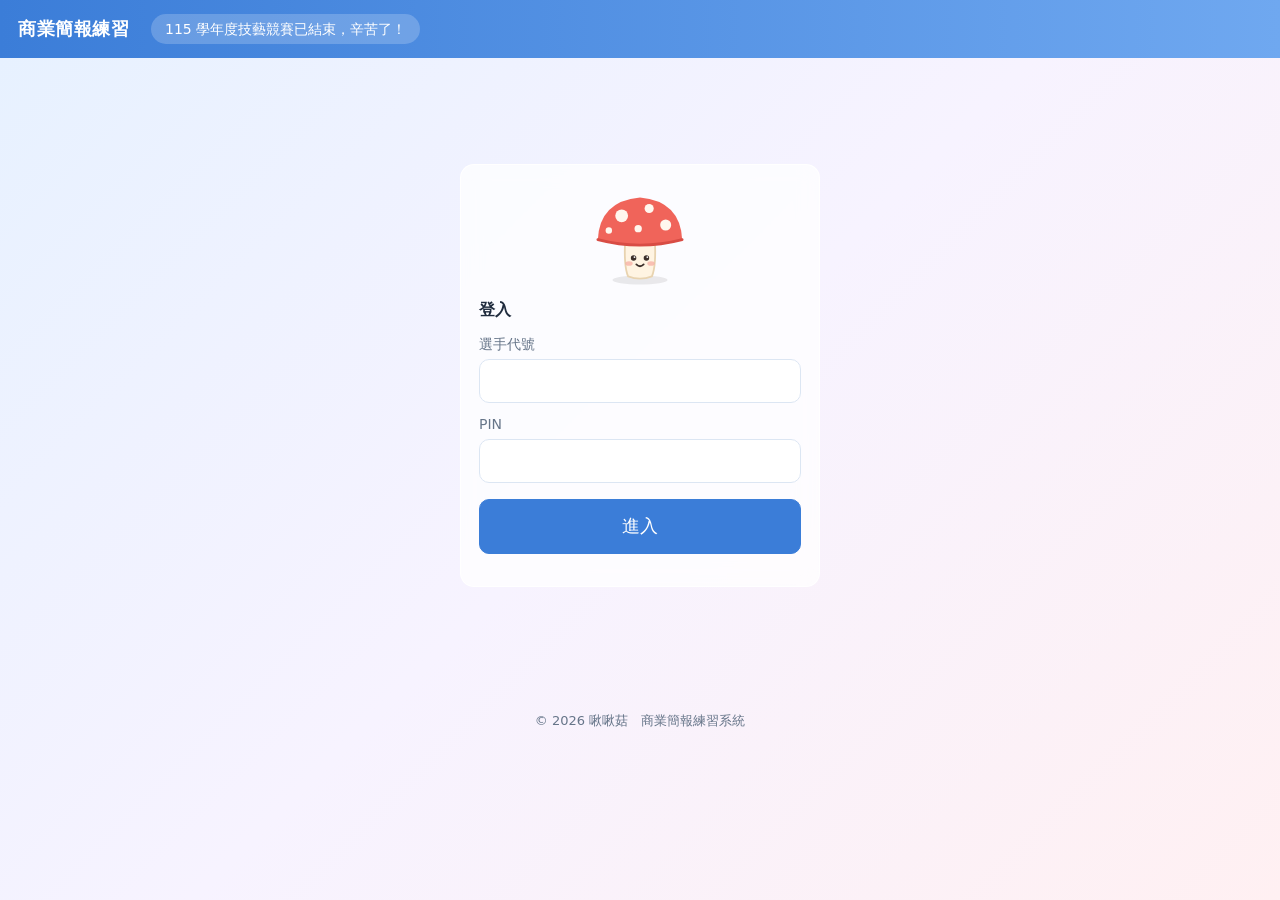
<file: index.html>
<!DOCTYPE html>
<html lang="zh-Hant">
<head>
<meta charset="utf-8">
<meta name="viewport" content="width=device-width, initial-scale=1">
<title>商業簡報練習</title>
<link rel="stylesheet" href="style.css?v=20261105d">
</head>
<body>
<header>
  <h1>商業簡報練習</h1>
  <div class="row">
    <button id="navHome" class="hidden">今日任務</button>
    <button id="navProg" class="hidden">我的進度</button>
    <button id="navOut" class="hidden">登出</button>
  </div>
</header>
<main id="app"></main>

<script>
/* 有程式錯誤時顯示提示，不會整頁卡住沒反應 */
function showErr(e) {
  if (document.getElementById("errBox")) return;
  const d = document.createElement("div"); d.id = "errBox";
  d.style.cssText = "position:fixed;left:50%;top:16px;transform:translateX(-50%);z-index:9999;max-width:560px;background:#fff;border:2px solid #E53935;border-radius:12px;padding:14px 18px;box-shadow:0 6px 24px rgba(0,0,0,.18);font-size:15px;line-height:1.6";
  d.innerHTML = "<b style='color:#E53935'>系統載入發生錯誤</b><br>通常是瀏覽器還留著舊版檔案。請按 <b>Ctrl＋F5</b>（Mac：Cmd＋Shift＋R）強制重新整理；還是不行就請老師確認 GitHub 上的檔案都已更新。<br><small style='color:#888'>錯誤訊息：" + String(e.message || "").replace(/</g, "&lt;") + "</small><br><button style='margin-top:8px;padding:6px 14px;border-radius:8px;border:0;background:#3B7DD8;color:#fff;cursor:pointer' onclick='location.replace(location.pathname+\"?r=\"+Date.now())'>重新載入</button>";
  (document.body || document.documentElement).appendChild(d);
}
window.addEventListener("error", e => showErr(e));
window.addEventListener("unhandledrejection", e => showErr({ message: (e.reason && e.reason.message) || String(e.reason) }));
</script>
<script src="bank.js?v=20261105d"></script>
<script src="common.js?v=20261105d"></script>
<script>
let ME = store("bp_me");           // {code, pin}
let RUN = store("bp_run");         // 進行中的練習（重新整理也不會中斷計時）
let tickH = null;

const app = $("#app");
$("#navHome").onclick = () => showHome();
$("#navProg").onclick = () => showProgress();
$("#navOut").onclick = () => { CLOUD_KEYS.concat(["bp_me", "bp_home", "bp_progress", "bp_prog", "bp_insp", "bp_insp_note"]).forEach(unstore); ME = null; showLogin(); };

function nav(on) { ["#navHome", "#navProg", "#navOut"].forEach(s => $(s).classList.toggle("hidden", !on)); }

/* ---------------- 登入 ---------------- */
function showLogin() {
  nav(false);
  app.innerHTML = `<div class="card login"><svg class="login-hero" viewBox="0 0 120 120" aria-hidden="true">
      <ellipse cx="60" cy="108" rx="30" ry="5" fill="rgba(0,0,0,.08)"/>
      <path d="M44 62 Q42 92 47 104 Q60 109 73 104 Q78 92 76 62 Z" fill="#FFF4E2" stroke="#E8D3B0" stroke-width="2"/>
      <path d="M14 64 Q16 22 60 18 Q104 22 106 64 Q60 76 14 64 Z" fill="#F0645A"/>
      <path d="M14 64 Q60 76 106 64" fill="none" stroke="#D84C44" stroke-width="3" stroke-linecap="round"/>
      <circle cx="40" cy="38" r="7" fill="#FFF7EE"/><circle cx="70" cy="30" r="5" fill="#FFF7EE"/><circle cx="88" cy="48" r="6" fill="#FFF7EE"/><circle cx="58" cy="52" r="4" fill="#FFF7EE"/><circle cx="26" cy="54" r="3.5" fill="#FFF7EE"/>
      <circle cx="53" cy="84" r="3" fill="#3B2F2A"/><circle cx="67" cy="84" r="3" fill="#3B2F2A"/>
      <circle cx="54" cy="83" r="1" fill="#fff"/><circle cx="68" cy="83" r="1" fill="#fff"/>
      <path d="M56 91 Q60 95 64 91" fill="none" stroke="#3B2F2A" stroke-width="2" stroke-linecap="round"/>
      <ellipse cx="48" cy="90" rx="4" ry="2.5" fill="#F7A9A0" opacity=".7"/><ellipse cx="72" cy="90" rx="4" ry="2.5" fill="#F7A9A0" opacity=".7"/>
    </svg>
    <h2>登入</h2>
    <label>選手代號</label><input id="code" autocomplete="username">
    <label>PIN</label><input id="pin" type="password" inputmode="numeric" autocomplete="current-password">
    <p><button class="primary big" id="go" style="width:100%">進入</button></p></div>`;
  $("#go").onclick = async () => {
    const code = $("#code").value.trim(), pin = $("#pin").value.trim();
    if (!code || !pin) return toast("請輸入代號和 PIN", true);
    $("#go").disabled = true; $("#go").textContent = "登入中…（第一次可能要等幾秒）";
    const r = await api("login", { code, pin });
    $("#go").disabled = false; $("#go").textContent = "進入";
    if (!r.ok) return toast(r.msg, true);
    ME = { code, pin }; store("bp_me", ME); applyCloud(r.data); store("bp_home", r);
    showHome(r);
  };
}

/* ---------------- 首頁：今日任務 ---------------- */
/* 首頁：先顯示上次的畫面，背景向後台拿最新資料（一次請求）再更新 */
async function showHome(fresh) {
  stopTick(); nav(true);
  if (fresh) return renderHome(fresh);
  const cached = store("bp_home");
  if (cached && cached.ok) renderHome(cached, true);
  else app.innerHTML = `<div class="card"><p class="muted">載入中…（第一次可能要等幾秒）</p></div>`;
  const r = await api("home", ME);
  if (!r.ok) { if (r.msg === "請重新登入") return showLogin(); if (!cached) app.innerHTML = `<div class="card">${esc(r.msg)}</div>`; else toast(r.msg, true); return; }
  applyCloud(r.data); store("bp_home", r);
  if (!RUN || document.querySelector("#homeMark")) renderHome(r);
}
function renderHome(r, stale) {

  const codes = r.task ? r.task.codes : [];
  const doneSet = new Set(r.doneToday), flow = masterFlow(r.mlogs || [], flowLocal());
  /* 今日任務的狀態：老師按「通過」才打勾；交出還沒批改＝等老師；老師按「再修」＝要修改 */
  const todayLog = c => (r.todayLogs || []).filter(x => x.drill === c).pop();
  const taskState = c => { const l = todayLog(c);
    if (!l) return doneSet.has(c) ? "wait" : "";
    return l.status === "通過" ? "done" : l.status === "再修" ? "redo" : "wait"; };
  const taskHtml = codes.length ? `<div class="tasks">${codes.map(c => {
      const d = drillOf(c), ts = taskState(c), done = ts === "done";
      return `<div class="task ${done ? "done" : ""}"><div class="row" style="flex-wrap:nowrap">
        <span class="check" ${ts === "wait" ? `style="background:#FFE7A8;border-color:#E0A800"` : ts === "redo" ? `style="background:#E53935;border-color:#E53935;color:#fff"` : ""}>${done ? "✓" : ts === "wait" ? "⏳" : ts === "redo" ? "↻" : ""}</span>
        <div><div class="t">${esc(d.name)}</div><div class="s">${ts === "wait" ? "已交出，等老師批改" : ts === "redo" ? `老師請你修改${(todayLog(c) || {}).comment ? "：" + esc(todayLog(c).comment) : "，修好再交一次"}` : ts === "done" ? "老師已通過" : tgtText(d)}${(d.type !== "drill" && r.task.year) ? `｜${r.task.year} 年題目` : ""}</div></div></div>
        <button class="${done || ts === "wait" ? "" : "primary"}" data-go="${c}">${done ? "再練一次" : ts === "wait" ? "再練一次" : ts === "redo" ? "修改後再交" : "開始"}</button></div>`;
    }).join("")}</div>
    ${r.task.note ? `<div class="comment"><b>老師備註：</b>${esc(r.task.note)}</div>` : ""}
    <p class="muted small">今天交出 ${codes.filter(c => taskState(c)).length} / ${codes.length} 項・老師通過 ${codes.filter(c => taskState(c) === "done").length} 項</p>`
    : `<p class="muted">老師今天還沒有指派任務，可以從下面自選練習。</p>`;

  app.innerHTML = `
    ${RUN ? `<div class="card" style="border-color:var(--main)"><b>你有一個練習還沒結束：</b>${esc(drillOf(RUN.code).name)}
      <p><button class="primary" id="resume">回到練習</button> <button id="drop">放棄這次</button></p></div>` : ""}
    <div class="card" id="flowCard"><div class="row" style="justify-content:space-between"><h2 style="margin:0">母片養成進度</h2><a class="btn" href="color.html" style="text-decoration:none">配色與母片設計 →</a></div>
      <div style="margin-top:8px">${flowBar(flow, "")}</div></div>
    <div class="homegrid" id="homeMark"><div>
    <div class="card"><h2>今日任務｜${r.today}</h2>${taskHtml}</div>
    <div class="card"><h2>老師最新評語</h2>${r.comments.length ? r.comments.map(c =>
      `<div class="comment">${statusTag(c.status)} <b>${esc(c.name)}</b> <span class="muted small">${c.date}</span><div>${esc(c.comment)}</div></div>`).join("")
      : `<p class="muted">還沒有評語</p>`}</div></div><div>
    <div class="card"><h2>建議練習順序</h2><p class="muted small">先學配色、定出自己的風格，才能從零建出自己的母片。</p>
      <ol class="route">
        <li><a href="color.html#insp">靈感吸色</a><span class="muted small">上傳喜歡的作品，直接在圖上吸色組出配色</span></li>
        <li><a href="color.html#style">母片風格卡</a><span class="muted small">形狀語言＋字型＋命名，交給老師確認</span></li>
        <li><a href="#" data-route="D00">試做第一版母片</a><span class="muted small">不限時間，做完上傳給老師確認</span></li>
        <li><a href="color.html#recipe">母片製作清單</a><span class="muted small">老師確認後，把每個物件的做法記下來</span></li>
        <li><a href="#" data-route="D01">從零重建母片</a><span class="muted small">照製作清單練到 30 分鐘內</span></li>
        <li><a href="#" data-route="M01">全真模擬</a><span class="muted small">完整考古題，每份至少 2 次</span></li>
      </ol><p class="muted small" style="margin:6px 0 0">配色沒方向時，先看 <a href="color.html#learn">色彩教學</a>、<a href="color.html#wheel">色環配色</a>。</p></div>
    <div class="card"><h2>參考資料</h2><p class="muted small">每年都會考的格式要求（日期頁碼、圖片壓縮、存檔等）、常用快捷鍵，以及得獎作品的觀察重點。需要時點開看。</p>
      <p class="row"><a class="btn" href="guide.html#format" style="text-decoration:none">每年必有的格式要求</a><a class="btn" href="guide.html#keys" style="text-decoration:none">常用快捷鍵</a><a class="btn" href="guide.html#award" style="text-decoration:none">得獎作品觀察</a></p></div>
    <div class="card"><h2>配色與母片設計</h2><p class="muted small">色彩教學、色環配色、母片風格、圖形範例。目標：做出你自己的母片風格並背起來。</p>
      <p class="row"><a class="btn primary" href="color.html" style="text-decoration:none">進入配色練習</a><a class="btn" href="color.html#style" style="text-decoration:none">我的母片風格</a></p></div>
    <div class="card"><h2>自選練習</h2><div class="pick">${DRILLS.map(d =>
      `<button data-go="${d.code}"><b>${esc(d.name)}</b><div class="muted small">${tgtText(d)}</div></button>`).join("")}</div></div>
    </div></div>`;

  $$("#flowCard [data-sk]").forEach(b => b.onclick = () => { const k = b.dataset.sk;
    if (k[0] !== "D") return location.href = "color.html#" + k;
    if (RUN && !confirm("你有一個練習還沒結束，要放棄它並開始新的嗎？")) return;
    beginPractice(k, ""); });
  $$("[data-route]").forEach(b => b.onclick = e => { e.preventDefault();
    if (RUN && !confirm("你有一個練習還沒結束，要放棄它並開始新的嗎？")) return;
    beginPractice(b.dataset.route, ""); });
  $$("[data-go]").forEach(b => b.onclick = () => {
    if (RUN && !confirm("你有一個練習還沒結束，要放棄它並開始新的嗎？")) return;
    const d = drillOf(b.dataset.go);
    beginPractice(d.code, d.type !== "drill" ? (r.task && r.task.year) || "" : "");
  });
  if ($("#resume")) $("#resume").onclick = () => showPractice();
  if ($("#drop")) $("#drop").onclick = () => { if (confirm("確定放棄？計時會清除。")) { RUN = null; unstore("bp_run"); showHome(); } };
}

/* 我的風格卡（在「配色與母片設計」設定） */
function myPal() {
  const p = store("bp_palette"); if (!p) return null;
  const colors = Array.isArray(p.colors) && p.colors.length ? p.colors : [p.main, p.sub, p.accent].filter(Boolean);
  const acc = Array.isArray(p.colors) && p.colors.length ? (p.acc ?? colors.length - 1) : colors.length - 1;
  return { bg: p.bg || "#FFFFFF", text: p.text || "#2B2B2B", text2: p.text2 || "#6B7280", colors, acc };
}
const cName = (i, p) => i === 0 ? "主色" : i === p.acc ? "強調色" : "色彩 " + (i + 1);
/* 計時中一直顯示的風格卡色碼（避免忘記自己選了什麼） */
function styleMini() {
  const st = store("bp_style"), p = myPal(); if (!st || !p) return "";
  const chip = (c, n) => `<div class="mchip"><i style="background:${c}"></i><b>${n}</b><span>${c}</span></div>`;
  return `<div class="stylemini"><div class="row" style="justify-content:space-between"><b>我的風格卡：${esc(st.name || "未命名")}</b>
    <span class="muted small">${SHAPE_NAMES[st.shape] || ""}・${FONT_NAMES[st.font] || ""}</span></div>
    <div class="mchips">${chip(p.bg, "背景")}${chip(p.text, "主文字")}${chip(p.text2, "次要文字")}${p.colors.map((c, k) => chip(c, cName(k, p))).join("")}</div></div>`;
}
function styleCardHtml() {
  const st = store("bp_style"), p = myPal();
  if (!st || !st.name || !p) return `<div class="comment" style="border-color:var(--warn)"><b class="warn">你還沒有風格卡。</b>
    先到「配色與母片設計 → 母片風格」選好配色方案、形狀語言、字型並存成風格卡，再回來做這關。
    <p><a class="btn primary" href="color.html#style" style="text-decoration:none">去設定風格卡</a></p></div>`;
  const sw = c => `<span style="display:inline-block;width:40px;height:26px;border-radius:6px;background:${c};border:1px solid #ddd;vertical-align:middle;margin-right:6px"></span>`;
  return `<h3>照這張風格卡做：${esc(st.name)}</h3><div class="card" style="background:#fafbfa;margin:0">
    <div class="grid2"><div><p class="muted small" style="margin:0">背景與文字色</p>
      ${[["背景色", p.bg], ["主文字色", p.text], ["次要文字色", p.text2]].map(([n, c]) => `<div style="margin:4px 0">${sw(c)}<b>${n}</b>　${c}</div>`).join("")}
      <p class="muted small" style="margin:8px 0 0">物件色彩（${p.colors.length} 色）</p>
      ${p.colors.map((c, i) => `<div style="margin:4px 0">${sw(c)}<b>${cName(i, p)}</b>　${c}</div>`).join("")}</div>
    <div><p style="margin:4px 0"><b>形狀語言：</b>${SHAPE_NAMES[st.shape] || st.shape}</p><p style="margin:4px 0"><b>字型：</b>${FONT_NAMES[st.font] || st.font}</p>
    <p style="margin:4px 0"><b>版面配置：</b>封面、目錄、分隔頁、內文、結尾</p>
    <p style="margin:4px 0" class="small"><b>自訂色彩：</b>深色1＝主文字、淺色1＝背景、深色2＝次要文字、淺色2＝淺色底、輔色1～${p.colors.length}＝物件色彩（依序）</p>
    <a class="small" href="color.html#style">在配色與母片設計裡查看預覽 →</a></div></div>
    <p class="small" style="margin:8px 0 0">💡 色碼、字型照風格卡設定；<b>版面設計請依自己的巧思</b>，風格卡的預覽只是參考，不是要照抄。</p></div>`;
}
function styleCardText() {
  const st = store("bp_style"), p = myPal();
  return st && p ? `風格卡：${st.name}\n背景色 ${p.bg}｜主文字 ${p.text}｜次要文字 ${p.text2}\n物件色彩：${p.colors.map((c, i) => cName(i, p) + " " + c).join("｜")}\n形狀：${SHAPE_NAMES[st.shape] || ""}｜字型：${FONT_NAMES[st.font] || ""}` : "";
}

/* 全真模擬分段順序（讀題與建母片可以交換） */
const PH = () => ((RUN && RUN.order) || MOCK_PHASES.map(p => p.key)).map(k => MOCK_PHASES.find(p => p.key === k));

/* 從零重建母片：要等老師確認過試做母片（D00 通過）才能開始 */
async function checkApproved() {
  const btn = $("#startBtn"), box = $("#lockBox"); if (!btn) return;
  const flowOf = L => masterFlow(L, flowLocal());
  const cached = (store("bp_home") || {}).mlogs;
  if (cached && flowOf(cached).approved) return;           // 上次已通過：先讓他開始，不用等
  btn.disabled = true; box.innerHTML = `<p class="muted small">確認老師是否已通過你的試做母片…</p>`;
  const r = await api("progress", ME);
  if (!$("#lockBox")) return;
  const f = r.ok ? flowOf(r.logs) : null;
  if (f && f.approved) { btn.disabled = false; box.innerHTML = ""; return; }
  const s4 = f ? f.steps[3] : {};
  box.innerHTML = `<div class="comment" style="border-color:var(--warn)">🔒 <b>還不能開始。</b>${
    s4.st === "redo" ? `老師請你修改試做母片，修好再上傳一次，老師按「通過」後才能練重建。${s4.comment ? `<div class="fq">老師評語：${esc(s4.comment)}</div>` : ""}` :
    s4.st === "wait" ? `你的試做母片已上傳，<b>正在等老師確認</b>。老師按「通過」後，再寫母片製作清單、練習 30 分鐘內重建。` :
    `先完成「試做第一版母片」並上傳，等老師在後台按「通過」後，再寫母片製作清單、練習 30 分鐘內重建。`}
    <p><button class="primary" id="goD00">${s4.st === "wait" ? "再看一次試做母片關卡" : "去試做第一版母片"}</button></p></div>`;
  $("#goD00").onclick = () => { RUN = null; unstore("bp_run"); beginPractice("D00", ""); };
}

/* ---------------- 練習流程 ---------------- */
function beginPractice(code, year) {
  const d = drillOf(code);
  RUN = { code, year: "", suggest: year || "", acc: 0, startAt: null, stage: d.type === "drill" ? "brief" : "pickYear",
          phaseIdx: 0, phaseAcc: {}, phaseStart: null };
  save(); showPractice();
}
function save() { store("bp_run", RUN); }
function elapsed() { return RUN.acc + (RUN.startAt ? (Date.now() - RUN.startAt) / 1000 : 0); }
function phaseElapsed(i) {
  const k = PH()[i].key;
  return (RUN.phaseAcc[k] || 0) + (RUN.startAt && RUN.phaseIdx === i && RUN.phaseStart ? (Date.now() - RUN.phaseStart) / 1000 : 0);
}
function stopTick() { clearInterval(tickH); tickH = null; }

function showPractice() {
  stopTick(); nav(true);
  const d = drillOf(RUN.code);
  const ex = examOf(RUN.year);

  if (RUN.stage === "pickYear") {
    app.innerHTML = `<div class="card"><p class="muted">載入中…</p></div>`;
    api("progress", ME).then(r => {
      const L = r && r.ok ? r.logs : [];
      if (d.type === "mock") {
        app.innerHTML = `<div class="card"><h2>全真模擬｜考古題進度表</h2>
          <p>規則：拿完整的考古題，計時 4 小時做完。<b>每份至少做 2 次</b>：做完第 1 次，等老師檢討後才能做第 2 次，<b>一次要比一次快</b>。</p>
          ${RUN.suggest ? `<div class="comment">老師今天指定：<b>${RUN.suggest} 年</b></div>` : ""}
          ${examGrid(L, true)}</div>`;
      } else {
        app.innerHTML = `<div class="card"><h2>${esc(d.name)}</h2><p>選一年的題目：</p>
          ${RUN.suggest ? `<div class="comment">老師今天指定：<b>${RUN.suggest} 年</b></div>` : ""}
          <div class="pick">${EXAMS.map(e => { const n = L.filter(l => l.drill === d.code && String(l.year) === String(e.year)).length;
            return `<button data-year="${e.year}" class="${String(e.year) === String(RUN.suggest) ? "primary" : ""}"><b>${e.year} 年</b>｜${esc(e.title)}<div class="small">已練 ${n} 次</div></button>`; }).join("")}</div></div>`;
      }
      $$("[data-year]").forEach(b => b.onclick = () => {
        const y = b.dataset.year, A = L.filter(l => l.drill === d.code && String(l.year) === y);
        const p = A[A.length - 1];
        RUN.year = y; RUN.attempt = A.length + 1; RUN.stage = "brief";
        RUN.prev = p ? { seconds: p.seconds, phases: p.phases, missing: p.missing, comment: p.comment, date: p.date } : null;
        save(); showPractice();
      });
    });
    return;
  }

  if (RUN.stage === "brief" && d.type === "drill") {
    app.innerHTML = `<div class="card"><h2>${esc(d.name)}</h2>
      <p class="muted"><b>${tgtText(d)}</b>｜按「開始計時」後才開始算</p>
      <h3>任務</h3><p>${esc(d.goal || "")}</p>
      ${d.useStyle ? styleCardHtml() : ""}
      ${d.table ? `<h3>素材${d.material ? `<span class="muted small">（${esc(d.material)}）</span>` : ""}</h3>
        <div style="overflow-x:auto"><table class="tbl data">${d.table.map((r, i) => `<tr>${r.map(c => i ? `<td>${esc(c)}</td>` : `<th>${esc(c)}</th>`).join("")}</tr>`).join("")}</table></div>`
        : d.material ? `<h3>素材</h3><p>${esc(d.material)}</p>` : ""}
      ${d.tips ? `<h3>操作提示</h3><ol class="tips">${d.tips.map(t => `<li>${esc(t)}</li>`).join("")}</ol>` : ""}
      ${d.pass ? `<h3>合格標準</h3><ul class="passlist">${d.pass.map(t => `<li>${esc(t)}</li>`).join("")}</ul>` : ""}
      <div id="lockBox"></div>
      <p><button class="primary big" id="startBtn">開始計時</button> <button id="back">回首頁</button></p></div>`;
    if (d.needApproved) checkApproved();
    $("#startBtn").onclick = () => { RUN.stage = "timer"; RUN.startAt = Date.now(); save(); showPractice(); };
    $("#back").onclick = () => { RUN = null; unstore("bp_run"); showHome(); };
    return;
  }

  if (RUN.stage === "brief") {
    app.innerHTML = `<div class="card"><h2>${esc(d.name)}</h2>
      <p><b>${ex.year} 年｜${esc(ex.title)}</b>　<span class="tag pass">第 ${RUN.attempt || 1} 次</span><br><span class="muted">${esc(ex.role)}</span></p>
      ${RUN.prev ? `<div class="card" style="background:#fafbfa">
        <h3 style="margin-top:0">上次（${RUN.prev.date}）用時 ${fmtSec(RUN.prev.seconds)}　→　這次目標：<span class="good">${fmtSec(Math.max(0, RUN.prev.seconds - 600))} 以內</span></h3>
        ${d.type === "mock" ? `<div class="phases">${PH().map(p => `<div class="phase"><div class="n">${p.name}</div><div class="v">${fmtSec((RUN.prev.phases || {})[p.key] || 0)}</div></div>`).join("")}</div>` : ""}
        ${RUN.prev.comment ? `<div class="comment"><b>老師檢討：</b>${esc(RUN.prev.comment)}</div>` : ""}
        ${RUN.prev.missing && RUN.prev.missing.length ? `<b class="warn">上次漏掉的，這次要特別注意：</b><ul>${RUN.prev.missing.map(m => `<li>${esc(m)}</li>`).join("")}</ul>` : ""}
      </div>` : ""}
      ${ex.pdf ? `<p><a class="btn" href="${esc(ex.pdf)}" target="_blank">打開試題卷</a></p>` : `<p class="muted small">請準備好這年的紙本或電子試題卷。</p>`}
      ${d.type === "read"
        ? `<p>規則：限時 ${d.target} 分鐘，<b>不要開 PPT</b>。讀完試題卷後寫出兩樣東西：</p>
           <ol><li>這題所有「必做規格」，一行一項</li><li>簡報大綱：每頁一行，寫「頁面標題｜這頁要讓評審看懂的重點」</li></ol>
           <p class="muted small">寫完送出前，系統會給你標準規格清單讓你自己對照。</p>`
        : `<p>規則：完整 4 小時，分四段計時。每完成一段就按「下一段」，這樣才看得出時間花在哪裡。</p>
           <p>最後一定要照比賽要求，以崗位編號存成<b>簡報檔、播放檔、PDF 三種檔案</b>並逐一打開測試；上傳給老師時請傳<b>簡報檔（.pptx）</b>，老師才看得到動畫。<a href="guide.html#format">看格式要求 →</a></p>
           <p><b>你的處理順序：</b></p>
           <div class="row" style="margin-bottom:8px">
             <label style="margin:0;color:var(--ink)"><input type="radio" name="ord" value="read" style="width:auto" ${PH()[0].key === "read" ? "checked" : ""}> 先讀題畫重點，再建母片</label>
             <label style="margin:0;color:var(--ink)"><input type="radio" name="ord" value="master" style="width:auto" ${PH()[0].key === "master" ? "checked" : ""}> 先建母片，再讀題</label></div>
           <div class="phases">${PH().map((p, i) => `<div class="phase"><div class="n">${i + 1}. ${p.name}</div><div class="v">${p.target} 分</div></div>`).join("")}</div>`}
      <p><button class="primary big" id="startBtn">開始計時</button> <button id="back">換一年</button></p></div>`;
    $$("[name=ord]").forEach(r => r.onchange = () => { RUN.order = r.value === "read" ? ["read", "master", "build", "check"] : ["master", "read", "build", "check"]; save(); showPractice(); });
    $("#startBtn").onclick = () => { RUN.stage = "timer"; RUN.startAt = Date.now(); RUN.phaseStart = Date.now(); save(); showPractice(); };
    $("#back").onclick = () => { RUN.stage = "pickYear"; save(); showPractice(); };
    return;
  }

  if (RUN.stage === "timer") {
    const isMock = d.type === "mock", isRead = d.type === "read";
    app.innerHTML = `<div class="card"><h2>${esc(d.name)}${ex ? `｜${ex.year} 年` : ""}</h2>
      <div class="timer" id="clock">00:00</div>
      <p class="center muted">${tgtText(d)}</p>
      ${isMock ? `<div class="phases">${PH().map((p, i) => `<div class="phase" id="ph${i}"><div class="n">${p.name}（${p.target} 分）</div><div class="v" id="pv${i}">00:00</div></div>`).join("")}</div>` : ""}
      <p class="center">
        <button class="big" id="pause"></button>
        ${isMock ? `<button class="big" id="nextPh">下一段 →</button>` : ""}
        <button class="primary big" id="finish">完成</button></p>
      ${isRead ? `<label>① 必做規格清單（一行一項）</label><textarea id="ansA">${esc(RUN.ansA || "")}</textarea>
                  <label>② 簡報大綱：每頁一行「頁面標題｜這頁要傳達的重點」</label><textarea id="ansB" style="min-height:200px">${esc(RUN.ansB || "")}</textarea>` : ""}
    </div>`;
    if (d.useStyle) app.querySelector(".card").insertAdjacentHTML("beforeend", styleMini());
    if (d.pass) app.querySelector(".card").insertAdjacentHTML("beforeend", `<details style="margin-top:10px"><summary class="muted">看任務與合格標準</summary>
      <p>${esc(d.goal || "")}</p><ul class="passlist">${d.pass.map(t => `<li>${esc(t)}</li>`).join("")}</ul></details>`);
    if (isRead) ["#ansA", "#ansB"].forEach(s => $(s).oninput = () => { RUN[s.slice(1)] = $(s).value; save(); });

    const paint = () => {
      const e = elapsed();
      $("#clock").textContent = fmtSec(e);
      $("#clock").classList.toggle("over", !!d.target && e > d.target * 60);
      $("#pause").textContent = RUN.startAt ? "暫停" : "繼續";
      if (isMock) PH().forEach((p, i) => {
        $("#pv" + i).textContent = fmtSec(phaseElapsed(i));
        $("#ph" + i).classList.toggle("on", i === RUN.phaseIdx);
      });
      if (isMock) $("#nextPh").disabled = RUN.phaseIdx >= PH().length - 1;
    };
    $("#pause").onclick = () => {
      if (RUN.startAt) { // 暫停
        RUN.acc = elapsed();
        if (isMock) { const k = PH()[RUN.phaseIdx].key; RUN.phaseAcc[k] = phaseElapsed(RUN.phaseIdx); RUN.phaseStart = null; }
        RUN.startAt = null;
      } else { RUN.startAt = Date.now(); RUN.phaseStart = Date.now(); }
      save(); paint();
    };
    if (isMock) $("#nextPh").onclick = () => {
      const k = PH()[RUN.phaseIdx].key;
      RUN.phaseAcc[k] = phaseElapsed(RUN.phaseIdx);
      RUN.phaseIdx++; RUN.phaseStart = RUN.startAt ? Date.now() : null; save(); paint();
    };
    $("#finish").onclick = () => {
      if (!confirm("確定完成並停止計時？")) return;
      if (isMock) { const k = PH()[RUN.phaseIdx].key; RUN.phaseAcc[k] = phaseElapsed(RUN.phaseIdx); RUN.phaseStart = null; }
      RUN.acc = elapsed(); RUN.startAt = null; RUN.stage = "submit"; save(); showPractice();
    };
    paint(); tickH = setInterval(paint, 500);
    return;
  }

  if (RUN.stage === "submit") {
    const isMock = d.type === "mock", isRead = d.type === "read";
    const hit = !!d.target && RUN.acc <= d.target * 60;
    let checks = d.pass ? `<h3>對照合格標準：有做到的請打勾</h3><div class="checklist">${d.pass.map(s =>
        `<label><input type="checkbox" data-spec="${esc(s)}">${esc(s)}</label>`).join("")}</div>` : "";
    if (isRead) checks = `<h3>對照標準規格：你有寫到的請打勾</h3><div class="checklist">${ex.specs.filter(s => !/日期|頁碼|壓縮|三種檔案/.test(s)).map((s, i) =>
        `<label><input type="checkbox" data-spec="${esc(s)}">${esc(s)}</label>`).join("")}</div>
        ${ex.note ? `<p class="muted small">出題觀察：${esc(ex.note)}</p>` : ""}`;
    if (isMock) checks = `<h3>自我檢核：有做到的請打勾</h3>
        <div class="checklist"><p class="muted small">這年的指定項目</p>${ex.specs.map(s => `<label><input type="checkbox" data-spec="${esc(s)}">${esc(s)}</label>`).join("")}
        <p class="muted small">每年都要的通用項目</p>${COMMON_SPECS.map(s => `<label><input type="checkbox" data-spec="${esc(s)}">${esc(s)}</label>`).join("")}</div>`;

    app.innerHTML = `<div class="card"><h2>${esc(d.name)}${ex ? `｜${ex.year} 年` : ""}</h2>
      <p>用時 <b class="${hit ? "good" : "warn"}">${fmtSec(RUN.acc)}</b>（${tgtText(d)}）${hit ? "　達標！" : ""}</p>
      ${isMock ? `<div class="phases">${PH().map(p => { const v = RUN.phaseAcc[p.key] || 0;
        return `<div class="phase"><div class="n">${p.name}（${p.target} 分）</div><div class="v ${v > p.target * 60 ? "warn" : ""}">${fmtSec(v)}</div></div>`; }).join("")}</div>` : ""}
      ${checks}
      <label>上傳作品（${isMock ? "請上傳簡報檔 .pptx，老師才看得到動畫" : "簡報檔 .pptx 或截圖"}，25MB 以內，可不傳）</label>
      <input type="file" id="file" accept=".pptx,.pdf,.xlsx,image/*">
      <label>自評：哪裡卡住？下次要改什麼？</label><textarea id="refl" style="min-height:90px" placeholder="${isRead ? "例如：客戶分群的依據找很久、成本效益的數字還不知道怎麼呈現、漏看了一項規格…" : "例如：SmartArt 改顏色找很久、圖表資料標籤忘了加…"}"></textarea>
      <p><button class="primary big" id="send">送出</button> <button id="cancel">放棄這次</button></p></div>`;

    $("#cancel").onclick = () => { if (confirm("確定放棄？這次紀錄不會保存。")) { RUN = null; unstore("bp_run"); showHome(); } };
    $("#send").onclick = async () => {
      const f = $("#file").files[0];
      if (f && f.size > 25 * 1024 * 1024) return toast("檔案超過 25MB，請先壓縮圖片再存檔上傳", true);
      $("#send").disabled = true; $("#send").textContent = f ? "上傳中…" : "送出中…";
      const missing = $$("[data-spec]").filter(c => !c.checked).map(c => c.dataset.spec);
      const payload = {
        ...ME, type: d.type, drillCode: d.code, drillName: d.name, year: RUN.year,
        seconds: Math.round(RUN.acc), phases: isMock ? RUN.phaseAcc : {},
        missing, reflection: $("#refl").value,
        answer: isRead ? `【必做規格】\n${RUN.ansA || ""}\n\n【大綱】\n${RUN.ansB || ""}` : d.useStyle ? styleCardText() : "",
        file: f ? await readFileB64(f) : null
      };
      const r = await api("submit", payload).catch(() => ({ ok: false, msg: "連線失敗，請再按一次" }));
      if (!r.ok) { $("#send").disabled = false; $("#send").textContent = "送出"; return toast(r.msg, true); }
      if (RUN.prev) { RUN.stage = "result"; RUN.missingNow = missing; save(); return showPractice(); }
      RUN = null; unstore("bp_run"); toast("已送出，辛苦了！"); showHome();
    };
  }

  if (RUN.stage === "result") {
    const pv = RUN.prev, diff = Math.round((pv.seconds - RUN.acc) / 60);
    const row = (n, a, b) => { const dd = Math.round((a - b) / 60); return `<tr><td>${n}</td><td>${fmtSec(a)}</td><td><b>${fmtSec(b)}</b></td>
      <td class="${dd > 0 ? "good" : dd < 0 ? "warn" : ""}">${dd > 0 ? "▼ 快 " + dd + " 分" : dd < 0 ? "▲ 慢 " + (-dd) + " 分" : "持平"}</td></tr>`; };
    app.innerHTML = `<div class="card center"><h2>${ex.year} 年｜第 ${RUN.attempt} 次完成！</h2>
      <div class="timer ${diff > 0 ? "" : "over"}" style="font-size:44px">${diff > 0 ? "比上次快 " + diff + " 分鐘" : diff < 0 ? "比上次慢 " + (-diff) + " 分鐘" : "和上次一樣"}</div></div>
      <div class="card"><h2>和上次比較</h2><table class="tbl"><thead><tr><th>階段</th><th>上次</th><th>這次</th><th>差異</th></tr></thead><tbody>
      ${d.type === "mock" ? PH().map(p => row(p.name, (pv.phases || {})[p.key] || 0, RUN.phaseAcc[p.key] || 0)).join("") : ""}
      ${row("總計", pv.seconds, RUN.acc)}
      <tr><td>漏掉的規格</td><td>${(pv.missing || []).length} 項</td><td><b>${(RUN.missingNow || []).length} 項</b></td>
      <td class="${(RUN.missingNow || []).length < (pv.missing || []).length ? "good" : ""}">${(RUN.missingNow || []).length < (pv.missing || []).length ? "▼ 進步" : ""}</td></tr></tbody></table>
      <p class="muted small">已送給老師檢討。檢討完成後，就可以挑戰下一次。</p>
      <p><button class="primary big" id="done">回首頁</button></p></div>`;
    $("#done").onclick = () => { RUN = null; unstore("bp_run"); showHome(); };
  }
}

/* ---------------- 我的進度 ---------------- */
async function showProgress() {
  stopTick(); nav(true);
  const cached = store("bp_progress");
  if (cached) renderProgress(cached); else app.innerHTML = `<div class="card" id="progLoading"><p class="muted">載入中…</p></div>`;
  const r = await api("progress", ME);
  if (!r.ok) { if (!cached) app.innerHTML = `<div class="card">${esc(r.msg)}</div>`; return; }
  try { store("bp_progress", r); } catch (e) {}
  if ($("#progMark") || $("#progLoading")) renderProgress(r);
}
function renderProgress(r) {
  const L = r.logs;
  const days = new Set(L.map(l => l.date));
  let streak = 0; for (const d of lastDays(60).reverse()) { if (days.has(d)) streak++; else if (streak || d !== lastDays(1)[0]) break; }
  const week = new Set(lastDays(7)); const wk = L.filter(l => week.has(l.date)).length;
  const mocks = L.filter(l => l.type === "mock");

  app.innerHTML = `
    <div class="card" id="progMark"><h2>總覽</h2><div class="stats">
      <div class="stat"><div class="n">累計練習</div><div class="v">${L.length}</div></div>
      <div class="stat"><div class="n">本週練習</div><div class="v">${wk}</div></div>
      <div class="stat"><div class="n">連續天數</div><div class="v">${streak}</div></div>
      <div class="stat"><div class="n">全真模擬</div><div class="v">${mocks.length}</div></div></div>
      <h3>練習熱度</h3>${heatGrid(L)}</div>
    <div class="card"><h2>速度關卡紀錄</h2><p class="muted small">綠色＝達到目標時間</p>${drillTable(L)}</div>
    <div class="card"><h2>我最常漏掉的規格</h2>${missingRank(L)}</div>
    <div class="card"><h2>練習紀錄與評語</h2>${L.slice().reverse().map(l => `
      <div class="log"><div class="row">${statusTag(l.status)} <b>${esc(l.name)}</b>${l.year ? `<span class="muted">${l.year} 年</span>` : ""}
        <span class="muted small">${l.date}｜${fmtSec(l.seconds)}</span></div>
        ${l.comment ? `<div class="comment">${esc(l.comment)}</div>` : ""}</div>`).join("") || `<p class="muted">還沒有紀錄</p>`}</div>`;
}

async function start() {
  if (!ME) return showLogin();
  const m = location.hash.match(/go=(\w+)/);
  if (m && !RUN) { history.replaceState(null, "", location.pathname); return beginPractice(m[1], ""); } if (RUN && RUN.stage !== "pickYear") return showPractice(); showHome(); }
start();
</script>
</body>
</html>
</file>
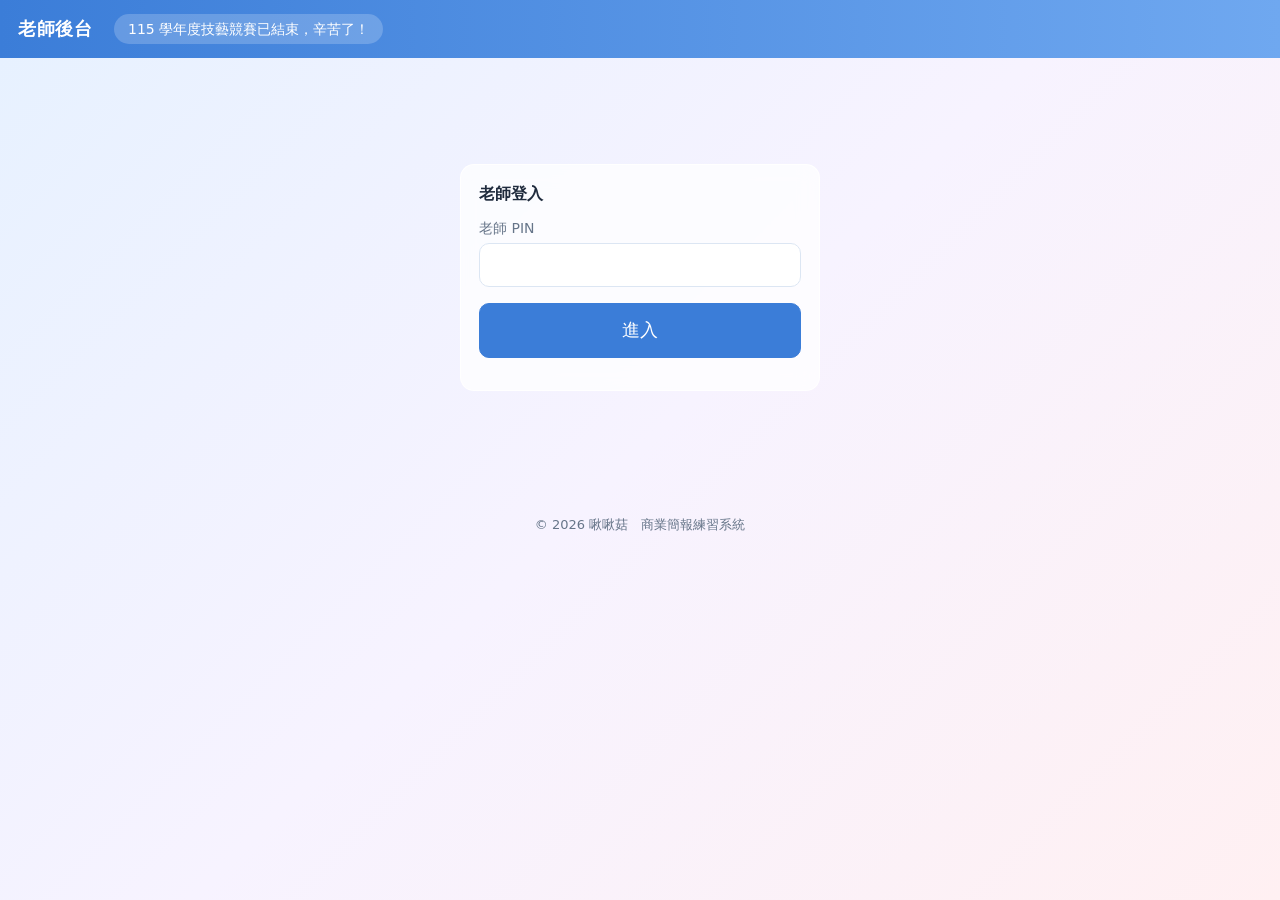
<file: admin.html>
<!DOCTYPE html>
<html lang="zh-Hant">
<head>
<meta charset="utf-8">
<meta name="viewport" content="width=device-width, initial-scale=1">
<title>商業簡報練習｜老師後台</title>
<link rel="stylesheet" href="style.css?v=20261105d">
</head>
<body>
<header><h1>老師後台</h1>
  <div class="row"><select id="who" class="hidden" style="width:auto"></select><button id="out" class="hidden">登出</button></div>
</header>
<main id="app"></main>

<script>
/* 有程式錯誤時顯示提示，不會整頁卡住沒反應 */
function showErr(e) {
  if (document.getElementById("errBox")) return;
  const d = document.createElement("div"); d.id = "errBox";
  d.style.cssText = "position:fixed;left:50%;top:16px;transform:translateX(-50%);z-index:9999;max-width:560px;background:#fff;border:2px solid #E53935;border-radius:12px;padding:14px 18px;box-shadow:0 6px 24px rgba(0,0,0,.18);font-size:15px;line-height:1.6";
  d.innerHTML = "<b style='color:#E53935'>系統載入發生錯誤</b><br>通常是瀏覽器還留著舊版檔案。請按 <b>Ctrl＋F5</b>（Mac：Cmd＋Shift＋R）強制重新整理；還是不行就請老師確認 GitHub 上的檔案都已更新。<br><small style='color:#888'>錯誤訊息：" + String(e.message || "").replace(/</g, "&lt;") + "</small><br><button style='margin-top:8px;padding:6px 14px;border-radius:8px;border:0;background:#3B7DD8;color:#fff;cursor:pointer' onclick='location.replace(location.pathname+\"?r=\"+Date.now())'>重新載入</button>";
  (document.body || document.documentElement).appendChild(d);
}
window.addEventListener("error", e => showErr(e));
window.addEventListener("unhandledrejection", e => showErr({ message: (e.reason && e.reason.message) || String(e.reason) }));
</script>
<script src="bank.js?v=20261105d"></script>
<script src="common.js?v=20261105d"></script>
<script>
let TPIN = store("bp_tpin");
let DATA = null, TAB = "overview", WHO = "";
const app = $("#app");

$("#out").onclick = () => { unstore("bp_tpin"); TPIN = null; showLogin(); };
$("#who").onchange = () => { WHO = $("#who").value; render(); };

function showLogin() {
  $("#out").classList.add("hidden"); $("#who").classList.add("hidden");
  app.innerHTML = `<div class="card login"><h2>老師登入</h2>
    <label>老師 PIN</label><input id="p" type="password">
    <p><button class="primary big" id="go" style="width:100%">進入</button></p></div>`;
  $("#go").onclick = async () => {
    const r = await api("teacherLogin", { tpin: $("#p").value.trim() }).catch(() => ({ ok: false, msg: "連線失敗" }));
    if (!r.ok) return toast(r.msg, true);
    TPIN = $("#p").value.trim(); store("bp_tpin", TPIN); load();
  };
}

async function load() {
  app.innerHTML = `<div class="card muted">載入中…</div>`;
  const r = await api("dashboard", { tpin: TPIN }).catch(() => ({ ok: false, msg: "連線失敗" }));
  if (!r.ok) { if (r.msg.includes("PIN")) return showLogin(); return app.innerHTML = `<div class="card">${esc(r.msg)}</div>`; }
  DATA = r;
  $("#out").classList.remove("hidden");
  const sel = $("#who");
  sel.innerHTML = r.students.map(s => `<option>${esc(s)}</option>`).join("");
  sel.classList.toggle("hidden", r.students.length < 2);
  WHO = WHO || r.students[0] || "";
  sel.value = WHO;
  render();
}

function render() {
  const tabs = [["overview", "總覽"], ["review", "批改"], ["task", "指派任務"], ["bank", "題庫"]];
  const wait = DATA.logs.filter(l => l.code === WHO && l.status === "待批改").length;
  app.innerHTML = `<div class="tabs">${tabs.map(([k, n]) =>
    `<button data-t="${k}" class="${TAB === k ? "on" : ""}">${n}${k === "review" && wait ? `（${wait}）` : ""}</button>`).join("")}
    <button id="reload">重新整理</button></div><div id="body"></div>`;
  $$("[data-t]").forEach(b => b.onclick = () => { TAB = b.dataset.t; render(); });
  $("#reload").onclick = load;
  ({ overview, review, task, bank })[TAB]();
}

/* ---------------- 總覽 ---------------- */
function overview() {
  const L = DATA.logs.filter(l => l.code === WHO);
  const week = new Set(lastDays(7));
  const last = L[L.length - 1];
  const idle = last ? Math.round((new Date(DATA.today) - new Date(last.date)) / 864e5) : null;
  const t = DATA.today;
  const todayTask = DATA.tasks.filter(x => x.date === t).pop();
  const todayCodes = todayTask ? String(todayTask.codes).split(",").filter(Boolean) : [];
  const doneToday = new Set(L.filter(l => l.date === t).map(l => l.drill));
  const mocks = L.filter(l => l.type === "mock");

  $("#body").innerHTML = `
    ${idle !== null && idle >= 2 ? `<div class="card" style="border-color:var(--warn)"><b class="warn">已經 ${idle} 天沒有練習紀錄</b></div>` : ""}
    <div class="card"><h2>${esc(WHO)}｜總覽</h2><div class="stats">
      <div class="stat"><div class="n">累計練習</div><div class="v">${L.length}</div></div>
      <div class="stat"><div class="n">本週練習</div><div class="v">${L.filter(l => week.has(l.date)).length}</div></div>
      <div class="stat"><div class="n">今日任務</div><div class="v">${todayCodes.filter(c => doneToday.has(c)).length}/${todayCodes.length}</div></div>
      <div class="stat"><div class="n">最後練習</div><div class="v" style="font-size:16px">${last ? last.date : "—"}</div></div></div>
      <h3>練習熱度</h3>${heatGrid(L)}</div>
    ${flowBox(L)}
    <div class="card"><h2>考古題全真模擬進度</h2><p class="muted small">每份至少 2 次；選手做完後要在「批改」按通過或再修，他才能做下一次。</p>${examGrid(L, false)}</div>
    <div class="card"><h2>速度關卡進步情形</h2><p class="muted small">綠色＝達到目標時間</p>${drillTable(L)}</div>
    <div class="card"><h2>全真模擬：時間花在哪裡</h2>${mocks.length ? `<table class="tbl"><thead><tr><th>日期</th><th>年份</th>
      ${MOCK_PHASES.map(p => `<th>${p.name}<div class="muted small">${p.target} 分</div></th>`).join("")}<th>總計</th></tr></thead><tbody>
      ${mocks.map(m => `<tr><td>${m.date}</td><td>${m.year}</td>${MOCK_PHASES.map(p => { const v = m.phases[p.key] || 0;
        return `<td class="${v > p.target * 60 ? "warn" : ""}">${fmtSec(v)}</td>`; }).join("")}<td>${fmtSec(m.seconds)}</td></tr>`).join("")}
      </tbody></table>` : `<p class="muted">還沒有全真模擬紀錄</p>`}</div>
    <div class="card"><h2>常漏規格排行</h2>${missingRank(L)}</div>
    ${styleCardBox()}`;
}

/* 選手的母片養成進度（和選手看到的是同一套規則） */
function flowBox(L) {
  const d = (DATA.sdata || {})[WHO] || {}; const J = k => { try { return JSON.parse(d[k]); } catch (e) { return null; } };
  const st = J("bp_style") || {}, saved = J("bp_palettes") || [], rc = J("bp_recipe") || [];
  const f = masterFlow(L, { picked: !!st.picked, style: !!(st.name && saved.some(x => x.shape)),
    recipe: rc.filter(r => r.sec && !r.sec.startsWith("0.") && (r.item || "").trim() && r.item !== "畫面外色票圈").length >= 3 });
  const wait = L.filter(l => ["D00", "S03", "D01"].includes(l.drill) && l.status === "待批改").length;
  return `<div class="card"><h2>母片養成進度</h2><p class="muted small">和選手畫面看到的一樣。試做母片要你按「通過」，選手才能寫製作清單、練 30 分鐘內重建；按「再修」會鎖回去，並把評語顯示給選手。</p>
    ${wait ? `<div class="fmsg wait">⏳ 有 <b>${wait}</b> 筆母片相關的作品等你批改 → 到「批改」處理</div>` : ""}
    <div class="flowview">${flowBar(f, "")}</div></div>`;
}

/* 選手存在雲端的風格卡與母片製作清單（批改時對照色碼用） */
function styleCardBox() {
  const d = (DATA.sdata || {})[WHO] || {}; const J = k => { try { return JSON.parse(d[k]); } catch (e) { return null; } };
  const st = J("bp_style"), p = J("bp_palette"), rc = J("bp_recipe");
  if (!p && !rc) return `<div class="card"><h2>母片風格卡與製作清單</h2><p class="muted">選手還沒有在「配色與母片設計」存過資料。</p></div>`;
  const cols = p ? (Array.isArray(p.colors) ? p.colors : [p.main, p.sub, p.accent].filter(Boolean)) : [];
  const sw = (h, n) => `<div style="text-align:center;font-size:12px"><div style="width:54px;height:36px;border-radius:8px;border:1px solid #ddd;background:${h}"></div>${n}<div class="muted">${h}</div></div>`;
  const rows = (rc || []).filter(r => [r.item, r.shape, r.color, r.size, r.pos, r.align].join("").trim());
  return `<div class="card"><h2>母片風格卡：${esc((st && st.name) || "未命名")}</h2>
    ${p ? `<div class="row" style="gap:10px;align-items:flex-start">${sw(p.bg || "#FFFFFF", "背景")}${sw(p.text || "#2B2B2B", "主文字")}${sw(p.text2 || "#6B7280", "次要文字")}
      ${cols.map((h, i) => sw(h, i === 0 ? "主色" : i === p.acc ? "強調色" : "色彩 " + (i + 1))).join("")}</div>` : ""}
    <p class="muted small">批改時可對照這組色碼，檢查有沒有用到方案外的顏色。</p>
    ${rows.length ? `<h3>母片製作清單</h3><div style="overflow-x:auto"><table class="tbl"><thead><tr><th>段落</th><th>物件</th><th>圖形</th><th>顏色</th><th>大小</th><th>位置</th><th>對齊</th></tr></thead><tbody>
      ${rows.map(r => `<tr><td class="small">${esc(r.sec)}</td><td>${esc(r.item)}</td><td>${esc(r.shape)}</td><td>${esc(r.color)}</td><td>${esc(r.size)}</td><td>${esc(r.pos)}</td><td>${esc(r.align)}</td></tr>`).join("")}</tbody></table></div>` : ""}</div>`;
}

/* 雲端檔案連結 → 直接下載連結 */
function dlUrl(u) { const m = String(u).match(/\/d\/([\w-]+)/) || String(u).match(/[?&]id=([\w-]+)/); return m ? `https://drive.google.com/uc?export=download&id=${m[1]}` : u; }

/* ---------------- 批改 ---------------- */
function review() {
  const only = store("bp_onlyWait") !== false;
  const L = DATA.logs.filter(l => l.code === WHO && (!only || l.status === "待批改")).reverse();
  $("#body").innerHTML = `<div class="card"><div class="row"><label style="margin:0;color:var(--ink)">
    <input type="checkbox" id="only" style="width:auto" ${only ? "checked" : ""}> 只看待批改</label></div>
    ${L.map(l => `<details class="log"><summary>${statusTag(l.status)} <b>${esc(l.name)}</b>${l.year ? `<span class="muted">${l.year} 年</span>` : ""}
      <span class="muted small">${l.time}｜用時 ${fmtSec(l.seconds)}（${tgtText(drillOf(l.drill))}）</span></summary>
      ${l.type === "mock" ? `<p class="small">${MOCK_PHASES.map(p => `${p.name} ${fmtSec(l.phases[p.key] || 0)}`).join("｜")}</p>` : ""}
      ${l.answer ? `<b>作答內容</b><pre>${esc(l.answer)}</pre>` : ""}
      ${l.missing.length ? `<b>自評未完成的規格</b><ul>${l.missing.map(m => `<li>${esc(m)}</li>`).join("")}</ul>` : ""}
      ${l.reflection ? `<b>選手自評</b><pre>${esc(l.reflection)}</pre>` : ""}
      ${l.url ? `<p><button class="primary" data-dl="${esc(l.url)}">⬇ 下載檔案到電腦</button>
        <span class="muted small">下載後用 PowerPoint 打開，格式和動畫才不會跑掉（不要用 Google 簡報開）</span></p>` : `<p class="muted small">沒有上傳檔案</p>`}
      ${l.drill === "D00" ? `<div class="comment" style="border-color:var(--warn);margin:6px 0">📌 <b>這是選手的試做母片。</b>按「通過」後選手才能寫母片製作清單、練習 30 分鐘內重建；要他修改就按「再修」，並在評語寫下要改哪裡。</div>` : ""}
      ${["D00", "D01", "M01"].includes(l.drill) ? `<details class="small" style="margin:6px 0"><summary class="muted">批改提示：檢查有沒有用到配色方案以外的顏色</summary>
        <ol style="margin:6px 0">
          <li>打開選手的檔案，對照他的風格卡色碼。</li>
          <li>點選看起來可疑的物件 → 填滿色彩 → 其他色彩，看色碼是否在方案裡。</li>
          <li>快速抽查法：另存一份副本，到 設計 → 變化 → 色彩 換成另一組佈景主題色。<b>有跟著變的</b>是從佈景主題色（含較淺、較深變化）選的；<b>沒變的</b>是滴管吸色或手動填色——這些要再看色碼是否在方案裡。</li>
        </ol></details>` : ""}
      <label>評語（選手看得到）</label><textarea data-c="${l.id}" style="min-height:80px">${esc(l.comment || "")}</textarea>
      <p><button class="primary" data-s="通過" data-id="${l.id}">通過</button> <button data-s="再修" data-id="${l.id}">再修</button></p>
    </details>`).join("") || `<p class="muted">沒有需要批改的紀錄 👍</p>`}</div>`;
  $("#only").onchange = () => { store("bp_onlyWait", $("#only").checked); review(); };
  $$("[data-dl]").forEach(b => b.onclick = async () => {
    const t = b.textContent; b.disabled = true; b.textContent = "下載中…（檔案大會等比較久）";
    const r = await api("file", { tpin: TPIN, url: b.dataset.dl }).catch(() => ({ ok: false, msg: "連線失敗" }));
    b.disabled = false; b.textContent = t;
    if (!r.ok) return toast(r.msg, true);
    const bin = atob(r.data), u8 = new Uint8Array(bin.length); for (let i = 0; i < bin.length; i++) u8[i] = bin.charCodeAt(i);
    const a = document.createElement("a"); a.href = URL.createObjectURL(new Blob([u8], { type: r.type }));
    a.download = r.name; document.body.appendChild(a); a.click(); a.remove(); setTimeout(() => URL.revokeObjectURL(a.href), 5000);
  });
  $$("[data-s]").forEach(b => b.onclick = async () => {
    const id = b.dataset.id, comment = $(`[data-c="${id}"]`).value;
    if (b.dataset.s === "再修" && !comment.trim()) { toast("按「再修」請在評語寫下要改哪裡，選手才知道怎麼修", true); $(`[data-c="${id}"]`).focus(); return; }
    b.disabled = true;
    const r = await api("review", { tpin: TPIN, id, status: b.dataset.s, comment }).catch(() => ({ ok: false, msg: "連線失敗" }));
    if (!r.ok) { b.disabled = false; return toast(r.msg, true); }
    const l = DATA.logs.find(x => x.id === id); l.status = b.dataset.s; l.comment = comment;
    toast("已儲存"); render();
  });
}

/* ---------------- 指派任務 ---------------- */
function task() {
  const tomorrow = new Date(new Date(DATA.today).getTime() + 864e5).toISOString().slice(0, 10);
  $("#body").innerHTML = `<div class="card"><h2>指派每日任務</h2>
    <p class="muted small">同一天重複儲存會覆蓋。所有選手共用同一份每日任務。</p>
    <div class="grid2"><div><label>日期</label><input type="date" id="d" value="${tomorrow}"></div>
    <div><label>讀題拆解／全真模擬用哪一年</label><select id="y"><option value="">讓選手自己選</option>
      ${EXAMS.map(e => `<option value="${e.year}">${e.year} 年｜${esc(e.title)}</option>`).join("")}</select></div></div>
    <label>任務項目</label><div class="checklist">${DRILLS.map(d =>
      `<label><input type="checkbox" value="${d.code}">${esc(d.name)}<span class="muted small">（${d.target ? d.target + " 分" : "不限時間"}）</span></label>`).join("")}</div>
    <label>給選手的備註</label><textarea id="n" style="min-height:70px" placeholder="例如：今天母片要壓到 30 分鐘內"></textarea>
    <p><button class="primary" id="save">儲存</button></p></div>
    <div class="card"><h2>已指派的任務</h2><table class="tbl"><thead><tr><th>日期</th><th>項目</th><th>年份</th><th>備註</th></tr></thead><tbody>
    ${DATA.tasks.slice().sort((a, b) => b.date.localeCompare(a.date)).slice(0, 30).map(t =>
      `<tr><td><a href="#" data-load="${t.date}">${t.date}</a></td><td>${String(t.codes).split(",").filter(Boolean).map(c => esc(drillOf(c).name)).join("<br>")}</td>
       <td>${t.year || ""}</td><td>${esc(t.note || "")}</td></tr>`).join("")}</tbody></table></div>`;

  const fill = date => {
    const t = DATA.tasks.find(x => x.date === date);
    const codes = t ? String(t.codes).split(",") : [];
    $$(".checklist input").forEach(c => c.checked = codes.includes(c.value));
    $("#y").value = t ? t.year : ""; $("#n").value = t ? t.note : "";
  };
  $("#d").onchange = () => fill($("#d").value); fill($("#d").value);
  $$("[data-load]").forEach(a => a.onclick = e => { e.preventDefault(); $("#d").value = a.dataset.load; fill(a.dataset.load); window.scrollTo(0, 0); });
  $("#save").onclick = async () => {
    const codes = $$(".checklist input:checked").map(c => c.value);
    if (!codes.length) return toast("至少選一項", true);
    const body = { tpin: TPIN, date: $("#d").value, codes, year: $("#y").value, note: $("#n").value };
    const r = await api("setTask", body).catch(() => ({ ok: false, msg: "連線失敗" }));
    if (!r.ok) return toast(r.msg, true);
    DATA.tasks = DATA.tasks.filter(x => x.date !== body.date).concat([{ date: body.date, codes: codes.join(","), year: body.year, note: body.note }]);
    toast("已儲存"); task();
  };
}

/* ---------------- 題庫 ---------------- */
function bank() {
  $("#body").innerHTML = EXAMS.map(e => `<div class="card"><h2>${e.year} 年｜${esc(e.title)}</h2>
    <p class="muted small">${esc(e.role)}｜${esc(e.scoring)}｜${esc(e.pages)}</p>
    <div class="chips">${e.tags.map(t => `<span>${esc(t)}</span>`).join("")}</div>
    ${e.note ? `<div class="comment">${esc(e.note)}</div>` : ""}
    <h3>必做規格</h3><ol>${e.specs.map(s => `<li>${esc(s)}</li>`).join("")}</ol></div>`).join("")
    + `<div class="card"><h2>每年都要的通用規格</h2><ol>${COMMON_SPECS.map(s => `<li>${esc(s)}</li>`).join("")}</ol></div>`;
}

TPIN ? load() : showLogin();
</script>
</body>
</html>
</file>
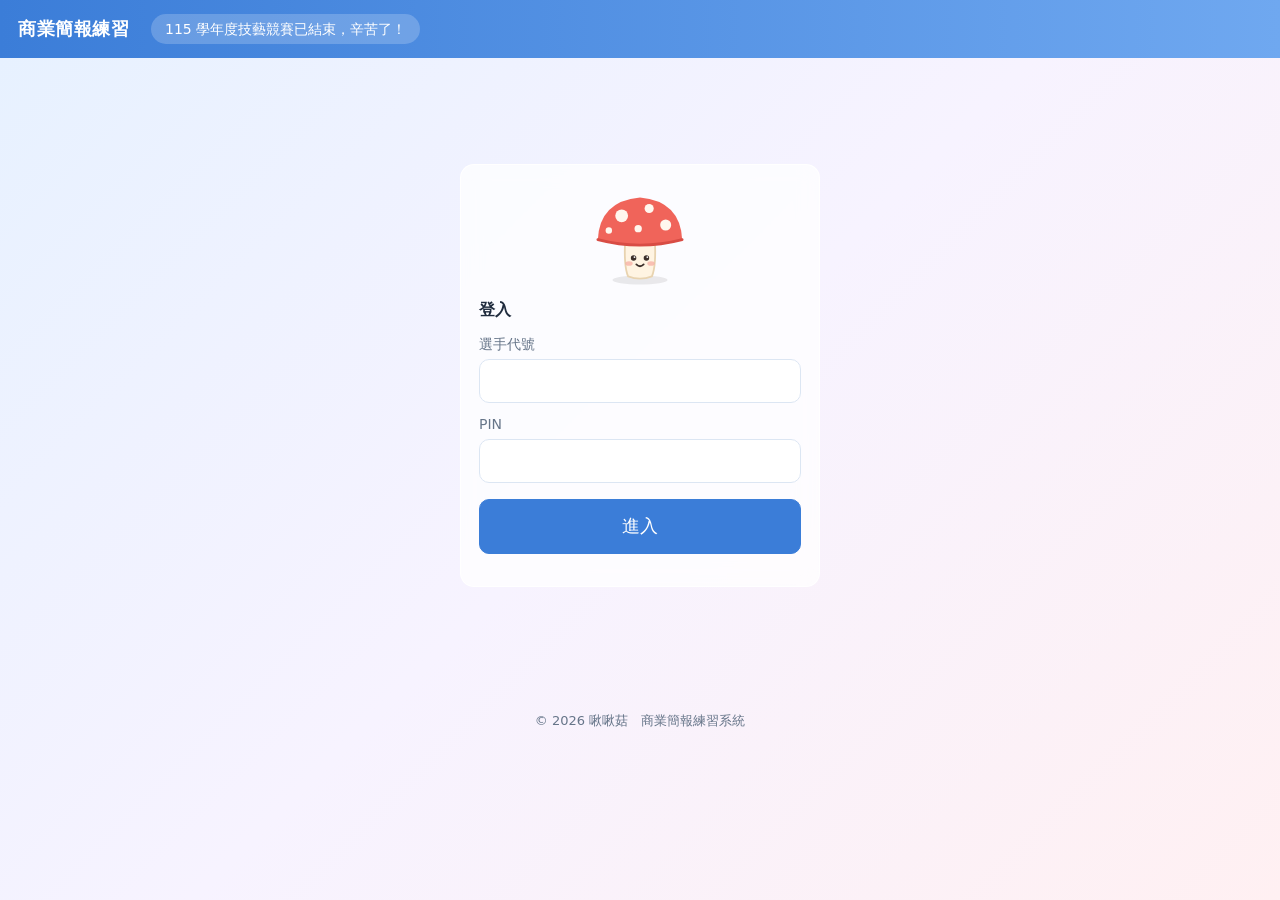
<file: color.html>
<!DOCTYPE html>
<html lang="zh-Hant">
<head>
<meta charset="utf-8">
<meta name="viewport" content="width=device-width, initial-scale=1">
<title>配色與母片設計｜商業簡報練習</title>
<link rel="stylesheet" href="style.css?v=20261105d">
<style>
  main { max-width: 1180px; }
  .layout { display: grid; grid-template-columns: 300px 1fr; gap: 14px; align-items: start; }
  @media (max-width: 900px) { .layout { grid-template-columns: 1fr; } }
  .slides { display: grid; grid-template-columns: 1fr 1fr; gap: 12px; }
  @media (max-width: 640px) { .slides { grid-template-columns: 1fr; } }
  .slide { border-radius: 10px; overflow: hidden; box-shadow: 0 1px 4px rgba(0,0,0,.12); background: #fff; }
  .slide svg { display: block; width: 100%; height: auto; }
  .cap { font-size: 13px; color: var(--muted); margin: 4px 2px 0; }
  .pick-row { display: grid; grid-template-columns: 46px 1fr; gap: 8px; align-items: center; margin: 8px 0; }
  .pick-row input[type=color] { width: 46px; height: 40px; padding: 2px; }
  .pick-row .lab { font-size: 13px; color: var(--muted); grid-column: 1 / -1; margin-bottom: -6px; }
  .sw { display: flex; border-radius: 10px; overflow: hidden; height: 46px; margin: 6px 0; border: 1px solid #d9dedc; }
  .sw i { flex: 1; } .sw.small { height: 26px; }
  .swlabel { display: flex; font-size: 12px; color: var(--muted); } .swlabel span { flex: 1; text-align: center; }
  .ratio { display: flex; height: 40px; border-radius: 10px; overflow: hidden; font-size: 13px; color: #fff; }
  .ratio div { display: grid; place-items: center; }
  .ck { display: flex; justify-content: space-between; font-size: 14px; padding: 5px 0; border-bottom: 1px dashed var(--line); }
  .presets { display: grid; grid-template-columns: repeat(auto-fill, minmax(170px, 1fr)); gap: 8px; }
  .preset { text-align: left; padding: 8px 10px; }
  .gallery { display: grid; grid-template-columns: repeat(auto-fill, minmax(330px, 1fr)); gap: 14px; }
  .gcard ol { padding-left: 20px; font-size: 14px; margin: 6px 0 0; }
  .textdemo { border-radius: 10px; padding: 10px 14px; margin: 6px 0; display: flex; justify-content: space-between; align-items: center; }
  .rel h3 { margin-top: 10px; }
  .wheel { position: relative; margin: 6px auto; border-radius: 50%; touch-action: none;
    background: radial-gradient(circle closest-side, hsl(0 0% 50%), rgba(128,128,128,0)), conic-gradient(hsl(0 90% 50%), hsl(60 90% 50%), hsl(120 90% 50%), hsl(180 90% 50%), hsl(240 90% 50%), hsl(300 90% 50%), hsl(360 90% 50%)); }
  .hd { position: absolute; width: 34px; height: 34px; margin: -17px 0 0 -17px; border-radius: 50%; border: 3px solid #fff; box-shadow: 0 1px 6px rgba(0,0,0,.4);
    display: grid; place-items: center; font-size: 13px; font-weight: 700; cursor: grab; touch-action: none; }
  .hd.on { width: 42px; height: 42px; margin: -21px 0 0 -21px; border-color: #222; }
  .modes { display: grid; grid-template-columns: 1fr 1fr; gap: 6px; } .modes button { text-align: left; white-space: normal; padding: 6px 10px; }
  .modes button.on { border-color: var(--main); background: var(--main-2); }
  .grid3 { display: grid; grid-template-columns: repeat(3, 1fr); gap: 10px; } .bigsw { height: 60px; border-radius: 10px; margin-bottom: 6px; border: 1px solid #e3e3e3; }
  .objcols { display: grid; grid-template-columns: repeat(auto-fit, minmax(90px, 1fr)); gap: 8px; }
  .objc { display: block !important; margin: 0 !important; color: var(--ink) !important; border: 1px solid var(--line); border-radius: 10px; padding: 6px; cursor: pointer; }
  .objc.on { border-color: var(--main); background: var(--main-2); }
  .colrow { display: grid; grid-template-columns: 46px 1fr auto auto; gap: 6px; align-items: center; margin: 6px 0; }
  .colrow input[type=color] { width: 46px; height: 38px; padding: 2px; } .colrow .accl { display: flex; gap: 4px; align-items: center; font-size: 13px; margin: 0; color: var(--ink); white-space: nowrap; }
  .colrow .accl input { width: auto; }
  .opts { display: grid; gap: 6px; } .opt { display: flex !important; gap: 10px; align-items: center; border: 1px solid var(--line); border-radius: 10px; padding: 6px 8px; color: var(--ink) !important; cursor: pointer; margin: 0 !important; }
  .opt.on { border-color: var(--main); background: var(--main-2); } .opt input { width: auto; } .opt .mini { width: 96px; flex: none; border-radius: 6px; overflow: hidden; box-shadow: 0 1px 3px rgba(0,0,0,.15); } .opt .mini svg { display: block; width: 100%; height: auto; }
  .steps { display: grid; grid-template-columns: repeat(4, 1fr); gap: 10px; } @media (max-width: 900px) { .steps { grid-template-columns: 1fr 1fr; } } @media (max-width: 560px) { .steps { grid-template-columns: 1fr; } }
  .stp { border: 1px solid var(--line); border-radius: 12px; padding: 10px 12px; } .stp textarea, .stp input { margin: 6px 0; }
  .ref { background: #fff8e6; border: 1px solid #f2d48a; border-radius: 10px; padding: 10px 14px; margin-bottom: 12px; font-size: 14px; }
  .rtbl input { min-width: 110px; padding: 5px 7px; font-size: 13px; } .rtbl td { padding: 4px 3px; } .rtbl td:first-child input { min-width: 170px; }
  .rin.blur { color: transparent; text-shadow: 0 0 8px rgba(0,0,0,.45); background: #f3f4f3; }
  #steps { margin-bottom: 12px; }
  .ithumb { width: 64px; height: 48px; object-fit: cover; border-radius: 8px; border: 2px solid transparent; cursor: pointer; }
  .ithumb.on { border-color: var(--main); }
  .pickwrap { position: relative; } .pickwrap canvas { width: 100%; height: auto; border-radius: 10px; cursor: crosshair; display: block; }
  #loupe { display: none; position: absolute; pointer-events: none; padding: 6px 10px; border-radius: 8px; font-size: 12px; font-weight: 700; border: 2px solid #fff; box-shadow: 0 2px 8px rgba(0,0,0,.3); }
  .domsw { width: 40px; height: 40px; border-radius: 8px; border: 1px solid #ddd; padding: 0; }
  .empty { border: 2px dashed var(--line); border-radius: 12px; padding: 50px 10px; text-align: center; color: var(--muted); margin-top: 10px; }
  .slots { display: grid; grid-template-columns: repeat(auto-fill, minmax(118px, 1fr)); gap: 6px; }
  .slot { display: grid; grid-template-columns: 30px 1fr; grid-template-rows: auto auto; column-gap: 8px; text-align: left; padding: 6px 8px; white-space: normal; }
  .slot i { grid-row: span 2; width: 30px; height: 30px; border-radius: 7px; border: 1px solid #ddd; } .slot b { font-size: 13px; } .slot span { font-size: 11px; color: var(--muted); }
  .slot.on { border: 2px solid var(--main); background: var(--main-2); } .slot.add { display: block; text-align: center; color: var(--main); }
  .spec { border: 1px dashed var(--main); border-radius: 10px; padding: 10px 12px; background: #fbfdfc; } .spec ul { padding-left: 18px; margin: 6px 0 0; }
</style>
</head>
<body>
<header><h1>配色與母片設計</h1><div class="row"><a class="btn" href="index.html" style="background:rgba(255,255,255,.15);color:#fff;border:0;text-decoration:none">回首頁</a></div></header>
<main>
  <div id="steps"></div>
  <div class="tabs" id="tabs"></div>
  <div id="body"></div>
</main>
<script>
/* 有程式錯誤時顯示提示，不會整頁卡住沒反應 */
function showErr(e) {
  if (document.getElementById("errBox")) return;
  const d = document.createElement("div"); d.id = "errBox";
  d.style.cssText = "position:fixed;left:50%;top:16px;transform:translateX(-50%);z-index:9999;max-width:560px;background:#fff;border:2px solid #E53935;border-radius:12px;padding:14px 18px;box-shadow:0 6px 24px rgba(0,0,0,.18);font-size:15px;line-height:1.6";
  d.innerHTML = "<b style='color:#E53935'>系統載入發生錯誤</b><br>通常是瀏覽器還留著舊版檔案。請按 <b>Ctrl＋F5</b>（Mac：Cmd＋Shift＋R）強制重新整理；還是不行就請老師確認 GitHub 上的檔案都已更新。<br><small style='color:#888'>錯誤訊息：" + String(e.message || "").replace(/</g, "&lt;") + "</small><br><button style='margin-top:8px;padding:6px 14px;border-radius:8px;border:0;background:#3B7DD8;color:#fff;cursor:pointer' onclick='location.replace(location.pathname+\"?r=\"+Date.now())'>重新載入</button>";
  (document.body || document.documentElement).appendChild(d);
}
window.addEventListener("error", e => showErr(e));
window.addEventListener("unhandledrejection", e => showErr({ message: (e.reason && e.reason.message) || String(e.reason) }));
</script>
<script src="bank.js?v=20261105d"></script>
<script src="common.js?v=20261105d"></script>
<script>
/* ---------------- 色彩工具 ---------------- */
const hex2rgb = h => { h = h.replace("#", ""); if (h.length === 3) h = h.split("").map(x => x + x).join(""); return [0, 2, 4].map(i => parseInt(h.substr(i, 2), 16)); };
const rgb2hex = a => "#" + a.map(v => Math.round(Math.max(0, Math.min(255, v))).toString(16).padStart(2, "0")).join("").toUpperCase();
const mix = (a, b, t) => rgb2hex(hex2rgb(a).map((v, i) => v + (hex2rgb(b)[i] - v) * t));
function rgb2hsl([r, g, b]) { r /= 255; g /= 255; b /= 255; const mx = Math.max(r, g, b), mn = Math.min(r, g, b); let h = 0, s = 0, l = (mx + mn) / 2;
  if (mx !== mn) { const d = mx - mn; s = l > .5 ? d / (2 - mx - mn) : d / (mx + mn);
    h = mx === r ? (g - b) / d + (g < b ? 6 : 0) : mx === g ? (b - r) / d + 2 : (r - g) / d + 4; h *= 60; } return [h, s, l]; }
function hsl2hex(h, s, l) { h = ((h % 360) + 360) % 360; const c = (1 - Math.abs(2 * l - 1)) * s, x = c * (1 - Math.abs((h / 60) % 2 - 1)), m = l - c / 2;
  const [r, g, b] = h < 60 ? [c, x, 0] : h < 120 ? [x, c, 0] : h < 180 ? [0, c, x] : h < 240 ? [0, x, c] : h < 300 ? [x, 0, c] : [c, 0, x];
  return rgb2hex([r, g, b].map(v => (v + m) * 255)); }
const rot = (hex, deg) => { const [h, s, l] = rgb2hsl(hex2rgb(hex)); return hsl2hex(h + deg, s, l); };
const vivid = (hex, deg) => { const [h, s] = rgb2hsl(hex2rgb(hex)); const hh = ((h + deg) % 360 + 360) % 360;
  const sat = hh > 260 && hh < 335 ? .5 : Math.min(Math.max(s, .62), .74);
  return hsl2hex(hh, sat, hh > 40 && hh < 75 ? .55 : hh > 75 && hh < 170 ? .44 : hh > 260 && hh < 335 ? .55 : .53); };
const light = (hex, l) => { const [h, s] = rgb2hsl(hex2rgb(hex)); return hsl2hex(h, s, l); };
function lum(hex) { return hex2rgb(hex).map(v => { v /= 255; return v <= .03928 ? v / 12.92 : ((v + .055) / 1.055) ** 2.4; })
  .reduce((a, v, i) => a + v * [.2126, .7152, .0722][i], 0); }
const contrast = (a, b) => { const [x, y] = [lum(a), lum(b)].sort((p, q) => q - p); return (x + .05) / (y + .05); };
// 物件色當文字時，若和背景對比不夠，自動調深（或深色背景時調淺）到看得清楚
function readable(col, bg, need = 3.2) {
  let [h, sa, l] = rgb2hsl(hex2rgb(col)); const dark = lum(bg) > .4;
  let out = col;
  if (dark && contrast(col, bg) < need && h > 42 && h < 85) { h = 38; sa = Math.max(sa, .85); }   // 黃、黃綠調深會變土黃，改往深金黃調
  for (let i = 0; i < 40 && contrast(out, bg) < need; i++) { l = dark ? l - .02 : l + .02; out = hsl2hex(h, sa, Math.max(0, Math.min(1, l))); }
  return out;
}
const bestText = bg => contrast(bg, "#FFFFFF") >= contrast(bg, "#222222") ? "#FFFFFF" : "#222222";


/* ---------------- 狀態 ---------------- */
const NEUTRAL = { bg: "#FFFFFF", text: "#2B2B2B", text2: "#6B7280" };
// 配色方案＝背景與文字（bg, text, text2）＋物件色彩 colors[]（3～5 色，colors[0] 是主色，colors[acc] 是強調色）
function normPal(p) {
  p = { ...NEUTRAL, ...(p || {}) };
  let colors = Array.isArray(p.colors) && p.colors.length ? p.colors.slice() : [p.main || "#1F5BD8", p.sub || "#38BDF8", p.accent || "#E53935"];
  let acc = Array.isArray(p.colors) && p.colors.length ? p.acc : 2;
  if (acc === undefined || acc === null || acc >= colors.length) acc = colors.length - 1;
  const others = colors.filter((_, i) => i !== 0 && i !== acc);
  return { bg: p.bg, text: p.text, text2: p.text2, colors, acc, main: colors[0], accent: colors[acc], sub: others[0] || colors[0] };
}
let P = normPal(store("bp_palette") || { colors: ["#1F5BD8", "#38BDF8", "#E53935"], acc: 2 });
const savePal = () => { P = normPal(P); store("bp_palette", P); };
const colorName = (i, p = P) => i === 0 ? "主色" : i === p.acc ? "強調色" : "色彩 " + (i + 1);
const palAll = p => { p = normPal(p); return [p.bg, p.text, p.text2, ...p.colors]; };
let ST = store("bp_style") || { name: "", shape: "slant", font: "jh" };
let SAVED = store("bp_palettes") || [];
let TAB = "insp";
let PROG = null;           // 選手練習紀錄（母片養成進度用）
const ME = store("bp_me");
const derived = (p = P) => { p = normPal(p); return { ...p, soft: mix(p.main, p.bg, .88), ink: p.text, gray: p.text2 }; };

const SHAPES = [
  { k: "slant", n: "斜切", d: "平行四邊形、梯形，有速度感與現代感" },
  { k: "round", n: "圓弧", d: "正圓、圓角，親切、柔和" },
  { k: "block", n: "方塊", d: "矩形色塊、網格，穩重、條理分明" },
  { k: "line", n: "線條", d: "細線、留白，簡約、專業" }
];
const FONTS = [
  { k: "jh", n: "微軟正黑體＋Arial", d: "最穩，比賽電腦一定有", t: "'Microsoft JhengHei','Noto Sans TC',sans-serif", b: "'Microsoft JhengHei','Noto Sans TC',sans-serif" },
  { k: "jhs", n: "微軟正黑體＋Segoe UI", d: "英文數字較現代", t: "'Microsoft JhengHei','Noto Sans TC',sans-serif", b: "'Segoe UI','Microsoft JhengHei','Noto Sans TC',sans-serif" },
  { k: "kai", n: "標楷體標題＋微軟正黑體內文", d: "人文、文化類題目", t: "'DFKai-SB','BiauKai','KaiTi','Noto Serif CJK TC',serif", b: "'Microsoft JhengHei','Noto Sans TC',sans-serif" }
];
const fontOf = () => FONTS.find(f => f.k === ST.font) || FONTS[0];

const PRESETS = [
  { n: "清爽科技藍（3 色）", bg: "#FFFFFF", text: "#1F2933", text2: "#6B7280", colors: ["#1F5BD8", "#38BDF8", "#FF9F1C"], acc: 2 },
  { n: "每章一色（5 色）", bg: "#FFFFFF", text: "#222222", text2: "#6B7280", colors: ["#E53935", "#F07B2B", "#F2B632", "#3CC7A6", "#29A9E8"], acc: 0 },
  { n: "活力橘（3 色）", bg: "#FFFFFF", text: "#222222", text2: "#6B7280", colors: ["#F26B21", "#FFB703", "#1F8FCC"], acc: 2 },
  { n: "單一主色＋功能色（4 色）", bg: "#FFFFFF", text: "#1E293B", text2: "#64748B", colors: ["#1F5BD8", "#2BB673", "#F59E0B", "#D7263D"], acc: 3 },
  { n: "清新綠（4 色）", bg: "#FFFFFF", text: "#1F2D25", text2: "#64748B", colors: ["#2BB673", "#3B82F6", "#FFB400", "#F2545B"], acc: 3 },
  { n: "熱情紅（3 色）", bg: "#FFFFFF", text: "#222222", text2: "#6B7280", colors: ["#E63946", "#2A9D8F", "#F4A261"], acc: 2 },
  { n: "年輕紫粉（4 色）", bg: "#FFFFFF", text: "#2A2140", text2: "#6B6880", colors: ["#7C3AED", "#EC4899", "#22D3EE", "#FACC15"], acc: 3 },
  { n: "柔和底色＋鮮明重點（4 色）", bg: "#FAF8F5", text: "#2F2F2F", text2: "#6E6A66", colors: ["#3A7CA5", "#81B29A", "#F2CC8F", "#E07A5F"], acc: 3 },
  { n: "深色背景・亮色點綴", bg: "#0F1B2D", text: "#F2F5F9", text2: "#A9B4C2", colors: ["#3B82F6", "#22D3EE", "#FACC15"], acc: 2 }
];


/* ---------------- 投影片模擬（只用基本圖形，四種形狀語言） ---------------- */
function T(x, y, txt, size, fill, w = 700, anchor = "start", fam) {
  const f = fam || fontOf().b;
  return `<text x="${x}" y="${y}" font-size="${size}" font-weight="${w}" fill="${fill}" text-anchor="${anchor}" style="font-family:${f}">${txt}</text>`; }
const TT = (x, y, txt, size, fill, w = 700, anchor = "start") => T(x, y, txt, size, fill, w, anchor, fontOf().t);

function badge(st, cx, cy, r, fill, label, c) {
  const fg = bestText(fill);
  const shape = st === "round" ? `<circle cx="${cx}" cy="${cy}" r="${r}" fill="${fill}"/>`
    : st === "block" ? `<rect x="${cx - r}" y="${cy - r}" width="${r * 2}" height="${r * 2}" fill="${fill}"/>`
    : st === "slant" ? `<polygon points="${cx - r + 6},${cy - r} ${cx + r + 6},${cy - r} ${cx + r - 6},${cy + r} ${cx - r - 6},${cy + r}" fill="${fill}"/>`
    : `<rect x="${cx - r}" y="${cy + r - 3}" width="${r * 2}" height="3" fill="${fill}"/>`;
  return shape + T(cx, cy + 5, label, 14, st === "line" ? readable(fill, c.bg) : fg, 700, "middle");
}

function slide(type, c, st = ST.shape) {
  const W = 640, H = 360; let g = `<rect width="${W}" height="${H}" fill="${c.bg}"/>`;
  const onMain = bestText(c.main);
  const cols = c.colors || [c.main, c.sub, c.accent], multi = cols.length >= 4;   // 4 色以上：每章一色
  const chap = i => multi ? cols[i % cols.length] : null;
  const secC = multi ? chap(2) : c.main, onSec = bestText(secC);
  if (type === "cover" || type === "end") {
    const t1 = type === "cover" ? "動感生活健身俱樂部" : "感謝聆聽", t2 = type === "cover" ? "會員忠誠度提升行銷策略" : "敬請指教";
    if (st === "slant") g += `<polygon points="0,0 380,0 300,${H} 0,${H}" fill="${c.main}"/><polygon points="380,0 410,0 330,${H} 300,${H}" fill="${c.accent}"/>
      <circle cx="560" cy="80" r="70" fill="${c.sub}" opacity=".25"/>`;
    if (st === "round") g += `<circle cx="130" cy="180" r="270" fill="${c.main}"/><circle cx="520" cy="300" r="110" fill="${c.sub}" opacity=".35"/><circle cx="430" cy="70" r="22" fill="${c.accent}"/>`;
    if (st === "block") g += `<rect width="390" height="${H}" fill="${c.main}"/><rect x="410" y="20" width="210" height="150" fill="${c.sub}"/>
      <rect x="410" y="190" width="100" height="150" fill="${c.soft}"/><rect x="520" y="190" width="100" height="150" fill="${c.accent}"/>`;
    if (st === "line") g += `<rect x="40" y="40" width="560" height="2" fill="${c.main}"/><rect x="40" y="318" width="560" height="2" fill="${c.main}"/>
      <rect x="40" y="118" width="8" height="90" fill="${c.accent}"/>`;
    const tc = st === "line" ? readable(c.main, c.bg) : onMain, x = st === "line" ? 66 : 40;
    g += TT(x, 160, t1, 30, tc) + T(x, 198, t2, 18, st === "line" ? c.ink : onMain, 500);
    if (st !== "line") g += `<rect x="${x}" y="215" width="60" height="5" fill="${c.accent}"/>`;
    if (type === "cover") g += T(x, 300, "區域營運部｜董事會簡報", 12, st === "line" ? c.gray : onMain, 400);
  } else if (type === "toc") {
    const items = ["公司簡介", "市場現況", "客群分析", "行銷方案", "預算與效益"];
    let x0 = 262;
    if (st === "slant") g += `<polygon points="0,0 210,0 170,${H} 0,${H}" fill="${c.main}"/>`;
    if (st === "round") g += `<circle cx="40" cy="180" r="190" fill="${c.main}"/>`;
    if (st === "block") g += `<rect width="200" height="${H}" fill="${c.main}"/><rect x="200" width="12" height="${H}" fill="${c.accent}"/>`;
    if (st === "line") { g += `<rect x="40" y="96" width="140" height="2" fill="${c.main}"/>`; }
    const tc = st === "line" ? readable(c.main, c.bg) : onMain;
    g += TT(30, 70 + (st === "line" ? 0 : 80), "目錄", 34, tc) + T(30, 98 + (st === "line" ? 22 : 80), "CONTENTS", 13, st === "line" ? c.gray : onMain, 400);
    items.forEach((t, i) => { const y = 62 + i * 58;
      g += badge(st, x0, y, 17, multi ? chap(i) : i === 2 ? c.accent : c.sub, "0" + (i + 1), c) + T(x0 + 34, y + 7, t, 18, c.ink, i === 2 ? 700 : 500)
        + `<rect x="${x0 + 34}" y="${y + 18}" width="290" height="1.5" fill="${c.soft}"/>`; });
  } else if (type === "section") {
    if (st === "line") {
      const secT = readable(secC, c.bg);
      g += T(60, 190, "03", 120, mix(secT, c.bg, .55), 800) + `<rect x="60" y="214" width="520" height="3" fill="${secC}"/>`
        + TT(60, 260, "客群分析", 32, secT) + T(60, 292, "誰是我們最該留住的會員？", 15, c.ink, 400);
    } else {
      const deco = multi ? "#FFFFFF" : c.sub, hi = multi ? onSec : c.accent;
      g += `<rect width="${W}" height="${H}" fill="${secC}"/>`;
      if (st === "slant") g += `<polygon points="430,0 640,0 640,${H} 330,${H}" fill="${deco}" opacity=".3"/><polygon points="400,0 420,0 320,${H} 300,${H}" fill="${hi}"/>`;
      if (st === "round") g += `<circle cx="520" cy="180" r="170" fill="${deco}" opacity=".3"/><circle cx="560" cy="120" r="80" fill="${deco}" opacity=".3"/>`;
      if (st === "block") for (let i = 0; i < 3; i++) for (let j = 0; j < 4; j++)
        g += `<rect x="${400 + i * 76}" y="${20 + j * 82}" width="66" height="72" fill="${deco}" opacity="${(i + j) % 3 === 0 ? .5 : .18}"/>`;
      g += T(60, 170, "03", 80, hi, 800) + TT(60, 230, "客群分析", 34, onSec)
        + `<rect x="60" y="250" width="70" height="5" fill="${hi}"/>` + T(60, 285, "誰是我們最該留住的會員？", 15, onSec, 400);
    }
  } else {
    const bars = [62, 48, 85, 40], lab = ["第一群", "第二群", "第三群", "第四群"], tabs = ["公司簡介", "市場現況", "客群分析", "行銷方案"];
    g += `<rect width="${W}" height="6" fill="${secC}"/>`;
    tabs.forEach((t, i) => { const x = 330 + i * 76, on = i === 2;
      if (st === "round") g += `<rect x="${x}" y="18" width="70" height="22" rx="11" fill="${on ? secC : c.soft}"/>`;
      if (st === "block") g += `<rect x="${x}" y="18" width="70" height="22" fill="${on ? secC : c.soft}"/>`;
      if (st === "slant") g += `<polygon points="${x + 6},18 ${x + 74},18 ${x + 64},40 ${x - 4},40" fill="${on ? secC : c.soft}"/>`;
      if (st === "line" && on) g += `<rect x="${x}" y="38" width="70" height="3" fill="${secC}"/>`;
      g += T(x + 35, 33, t, 11, on && st !== "line" ? onSec : c.ink, on ? 700 : 500, "middle"); });
    g += TT(30, 80, "客戶分群分析", 22, c.ink) + `<rect x="30" y="92" width="50" height="4" fill="${c.accent}"/>`;
    bars.forEach((v, i) => g += `<rect x="${50 + i * 75}" y="${300 - v * 2}" width="46" height="${v * 2}" fill="${i === 2 ? c.accent : multi ? mix(cols[(i + 1) % cols.length], c.bg, .15) : c.sub}" ${st === "round" ? 'rx="6"' : ""}/>`
      + T(73 + i * 75, 316, lab[i], 11, c.gray, 500, "middle") + T(73 + i * 75, 292 - v * 2, v, 12, c.ink, 700, "middle"));
    g += `<rect x="30" y="300" width="300" height="1.5" fill="${c.gray}"/>`
      + (st === "line" ? `<rect x="370" y="110" width="240" height="1.5" fill="${c.main}"/><rect x="370" y="298" width="240" height="1.5" fill="${c.main}"/>`
        : `<rect x="370" y="110" width="240" height="190" ${st === "round" ? 'rx="14"' : ""} fill="${c.soft}"/><rect x="370" y="110" width="6" height="190" fill="${c.main}"/>`)
      + T(392, 142, "重點", 15, readable(secC, c.soft)) + T(392, 172, "・兩年內平均消費最高", 13, c.ink, 400) + T(392, 198, "・進館頻率每週 1 次以上", 13, c.ink, 400)
      + T(392, 224, "・流失風險低、黏著度高", 13, c.ink, 400) + T(608, 345, "7", 12, c.gray, 500, "end") + T(30, 345, "2026/12/02", 11, c.gray, 400);
  }
  return `<svg viewBox="0 0 ${W} ${H}" xmlns="http://www.w3.org/2000/svg">${g}</svg>`;
}

/* ---------------- 圖形範例 ---------------- */
function demo(i, c) {
  const W = 640, H = 360; let g = `<rect width="${W}" height="${H}" fill="#FFFFFF"/>`;
  if (i === 0) g += `<polygon points="0,0 420,0 320,${H} 0,${H}" fill="${c.main}"/><polygon points="420,0 470,0 370,${H} 320,${H}" fill="${c.sub}"/>
      <polygon points="470,0 485,0 385,${H} 370,${H}" fill="${c.accent}"/>${T(40, 190, "斜切色塊封面", 30, bestText(c.main))}`;
  if (i === 1) g += `<circle cx="250" cy="180" r="120" fill="${c.main}" opacity=".85"/><circle cx="390" cy="180" r="120" fill="${c.sub}" opacity=".7"/>
      ${T(200, 186, "優勢", 22, bestText(c.main), 700, "middle")}${T(440, 186, "機會", 22, bestText(c.sub), 700, "middle")}${T(320, 186, "交集", 16, "#fff", 700, "middle")}`;
  if (i === 2) g += [0, 1, 2].map(k => `<rect x="${40 + k * 195}" y="70" width="170" height="220" rx="14" fill="${mix(c.main, "#fff", .9)}"/>
      <circle cx="${125 + k * 195}" cy="70" r="26" fill="${k === 1 ? c.accent : c.main}"/>${T(125 + k * 195, 78, "0" + (k + 1), 18, "#fff", 700, "middle")}
      ${T(125 + k * 195, 150, ["目標", "做法", "效益"][k], 22, c.main, 700, "middle")}<rect x="${85 + k * 195}" y="170" width="80" height="3" fill="${c.accent}"/>`).join("");
  if (i === 3) g += `<rect x="0" y="150" width="${W}" height="60" fill="${c.accent}"/>${T(560, 140, "背景色帶", 13, c.gray, 500, "middle")}<path d="M120 60 H520 V300 H120 Z M320 120 a60 60 0 1 0 0.1 0 Z" fill="${c.main}" fill-rule="evenodd"/>
      ${T(320, 340, "矩形「減去」圓形 = 鏤空框，透出後面的色帶", 16, c.ink, 500, "middle")}`;
  if (i === 4) g += ["調查", "規劃", "執行", "評估"].map((t, k) => { const x = 30 + k * 150, f = [c.main, mix(c.main, c.sub, .5), c.sub, c.accent][k];
      return `<polygon points="${x},130 ${x + 135},130 ${x + 165},180 ${x + 135},230 ${x},230 ${x + 30},180" fill="${f}"/>${T(x + 82, 188, t, 20, bestText(f), 700, "middle")}`; }).join("");
  if (i === 5) g += `<rect width="${W}" height="8" fill="${c.main}"/>${["簡介", "現況", "分析", "方案", "效益"].map((t, k) =>
      `<rect x="${200 + k * 86}" y="26" width="78" height="28" rx="14" fill="${k === 2 ? c.main : mix(c.main, "#fff", .88)}"/>${T(239 + k * 86, 45, t, 13, k === 2 ? "#fff" : c.ink, 500, "middle")}`).join("")}
      <rect x="30" y="26" width="10" height="28" fill="${c.accent}"/>${T(50, 47, "客群分析", 18, c.ink)}<rect x="30" y="70" width="580" height="1.5" fill="${mix(c.main, "#fff", .7)}"/>
      ${T(320, 210, "頁首導覽列：讓評審知道現在在哪一章", 16, c.ink, 500, "middle")}`;
  return `<svg viewBox="0 0 ${W} ${H}" xmlns="http://www.w3.org/2000/svg">${g}</svg>`;
}
const DEMOS = [
  { t: "斜切色塊封面", s: ["插入 → 圖案 → 平行四邊形（或梯形），拉滿左半邊", "複製兩個，縮窄後改成輔色、強調色，疊在右側邊緣", "Shift＋方向鍵微調位置，三塊斜度要一致"] },
  { t: "圓形重疊＋透明度", s: ["畫兩個同尺寸的正圓（按住 Shift）", "右鍵 → 設定圖案格式 → 填滿 → 透明度 15–30%", "對齊 → 垂直置中，重疊處自然產生第三種顏色"] },
  { t: "圓角卡片＋編號圓", s: ["圓角矩形填主色的淺色（佈景主題色的淺色 80%）", "正圓壓在卡片上緣中央，放編號", "三張卡片選取後 → 對齊 → 水平均分"] },
  { t: "合併圖形做鏤空框", s: ["先畫矩形，再畫圓形放在上面", "先點矩形、再按 Shift 點圓形", "圖形格式 → 合併圖案 → 減去（選取順序決定保留誰）"] },
  { t: "箭頭流程（V 形）", s: ["插入 → 圖案 → 箭號圖說中的「V 形箭號」", "Ctrl＋D 複製 3 個，間距用「水平均分」", "顏色由主色漸變到強調色，代表流程推進"] },
  { t: "頁首導覽列", s: ["在母片頂端放細長矩形（主色）", "用圓角矩形做章節標籤，目前章節填主色、其他填淺色", "每章的版面配置各做一個，套用時就不用手動改"] }
];


function swatches(list, small) {
  return `<div class="sw ${small ? "small" : ""}">${list.map(c => `<i style="background:${c}" title="${c}"></i>`).join("")}</div>`;
}

function learn() {
  const c = derived();
  const mono = [.25, .38, .5, .68, .85].map(l => light(c.main, l));
  const ana = [-30, 0, 30].map(d => vivid(c.main, d));
  const comp = [vivid(c.main, 0), vivid(c.main, 180)];
  const split = [vivid(c.main, 0), vivid(c.main, 150), vivid(c.main, 210)];
  const evenRaw = [0, 72, 144, 216, 288].map(d => hsl2hex(rgb2hsl(hex2rgb(c.main))[0] + d, .75, .5));
  const even = ["#E8483F", "#F28C28", "#F5B82E", "#2EB8A0", "#2D9CDB"];
  const rows = [[c.bg, c.text, "背景＋主文字"], [c.bg, c.text2, "背景＋次要文字"],
    ...c.colors.map((h, i) => [c.bg, h, `背景＋${colorName(i, c)}當小標題`]),
    [c.main, bestText(c.main), "主色色塊＋文字"], [c.soft, c.text, "淺色底＋主文字"]];
  const sw2 = (list, names) => `${swatches(list)}<div class="swlabel">${names.map(n => `<span>${n}</span>`).join("")}</div>`;
  $("#body").innerHTML = `
  <div class="card"><h2>1. 色彩基礎：色相、明度、彩度</h2>
    <p>每個顏色都由三個屬性決定。挑色時不只看「什麼顏色」，還要看「多亮、多鮮豔」。</p>
    <div class="grid2">
      <div><h3>色相（什麼顏色）</h3>${swatches([0, 30, 55, 120, 190, 220, 280, 330].map(h => hsl2hex(h, .6, .52)))}<p class="small">紅、橘、黃、綠、藍、紫……色環上的位置。色彩關係（互補、類似色）講的就是色相。</p></div>
      <div><h3>明度（多亮、多暗）</h3>${swatches([.18, .3, .42, .55, .68, .8, .9].map(l => light(c.main, l)))}<p class="small">加白變亮、加黑變暗。明度差越大，對比越強；文字和背景要有足夠的明度差才看得清楚。</p></div>
      <div><h3>彩度（多鮮豔、多灰）</h3>${swatches([.08, .2, .35, .5, .65, .8, 1].map(x => { const [h] = rgb2hsl(hex2rgb(c.main)); return hsl2hex(h, x, .5); }))}<p class="small">彩度越高越鮮豔、越搶眼；越低越灰、越沉穩。同一個色相，彩度不同，感覺完全不一樣。</p></div>
      <div><h3>莫蘭迪色系（加了灰的柔和色）</h3>${swatches(["#7B8FA1", "#C9A9A6", "#A3B18A", "#D4A373", "#B5A8C4"])}<p class="small">在顏色裡加入灰色、<b>降低彩度</b>，看起來柔和、耐看。<b class="warn">但比賽作品不建議整份用偏灰的色系</b>——太灰會顯得沉悶、不吸睛。頂多拿來當大面積的底色或輔助色，主色與強調色還是要選鮮明的顏色。</p></div>
    </div>
    <h3>眼睛舒適度與整體和諧</h3>
    <ul class="small">
      <li><b>越亮、越鮮豔的顏色，面積要越小。</b>高彩度的顏色適合點綴（重點數字、圖示、細線）；大面積色塊、分隔頁滿版色，稍微降低彩度或明度，看久了眼睛才不會累。</li>
      <li><b>避免直接用純色</b>（例如 #FF0000 正紅、#00FF00 正綠），投影出來很刺眼。微微加一點灰或調暗，就會舒服很多。</li>
      <li><b>同一組配色的彩度、明度盡量接近</b>，整體才和諧；只讓強調色跳出來。</li>
      <li><b>比賽作品要吸睛：</b>得獎作品的顏色多半是「鮮明但不刺眼」，不暗沉、不偏灰，也不是螢光色。<b>太灰、太暗或太刺眼都不適合</b>，鮮明又舒服的配色最討喜。</li>
    </ul>
    <div class="grid3" style="grid-template-columns:repeat(3,1fr)"><div><p class="small"><b>✗ 太刺眼：</b>純色、彩度拉到最高</p>${swatches(["#FF0000", "#00FF00", "#0000FF", "#FFFF00", "#FF00FF"])}</div>
      <div><p class="small"><b>✗ 太灰：</b>舒服但沉悶、不吸睛</p>${swatches(["#8C9AA6", "#B8A9A7", "#9FA894", "#BFAE96", "#A9A1B3"])}</div>
      <div><p class="small"><b>✓ 鮮明但舒服：</b>比賽最討喜</p>${swatches(["#E5484D", "#3CB371", "#2F6FDB", "#F2B632", "#B05CC8"])}</div></div></div>
  <div class="card"><h2>2. 一組配色方案＝背景與文字色＋物件色彩</h2>
    <p><b>白、黑、灰也是顏色，一樣要選。</b>但「文字用的顏色」和「物件用的顏色」要分開想：</p>
    <div class="grid2">
      <div><h3>A. 背景與文字色（2～3 色）</h3>${sw2([c.bg, c.text, c.text2], ["背景色", "主文字色", "次要文字色"])}
        <ul class="small"><li><b>背景色：</b>內文頁底色，通常是白或很淺的灰；選深色背景時，文字色就要換成淺色。</li>
        <li><b>主文字色：</b>標題、內文的預設顏色，常用深灰或黑。</li><li><b>次要文字色：</b>說明、註解、圖表軸標，常用灰色。</li></ul></div>
      <div><h3>B. 物件色彩（3～5 色，可增減）</h3>${sw2(c.colors, c.colors.map((_, i) => colorName(i, c)))}
        <ul class="small"><li>用在色塊、圖形、分隔頁、導覽列、圖表、圖示。</li>
        <li><b>主色：</b>代表整份簡報的顏色。<b>強調色：</b>從物件色裡挑一個，用在重點數字、重點文字、目前章節。</li>
        <li><b>幾色？</b>3 色最穩定；4～5 色適合「每章一色」或分群、項目多的題目；超過 5 色容易亂。</li></ul></div></div></div>
  <div class="card"><h2>3. 文字顏色要有彈性：層次分明、邏輯一致最重要</h2>
    <div class="grid2"><div>
      <ul class="small">
        <li>選好的主文字色是<b>預設</b>，不是每張都一定要用它。</li>
        <li><b>小標題可以直接用物件色</b>（例如章節色、分群色），讓標題和它說明的色塊、圖形連在一起。</li>
        <li><b>色塊上的文字</b>跟著色塊調整：深色塊用白字，淺色塊用深色字。</li>
        <li>原則是：<b>同一層級用同一種顏色、整份簡報一致</b>。評審一看就分得出標題、小標、內文、重點。</li>
        <li>拿物件色當文字前，先看下面「可讀性檢查」：<b>黃色、淺綠、淺藍這類淺色放在白底上幾乎看不到</b>。這時色塊照樣用原色，但當文字時要用同色系調深的版本（例如黃色字改成深金黃），或乾脆用主文字色。</li></ul></div>
      <div class="card" style="background:${c.bg};margin:0;border:1px solid #ddd">
        <div style="color:${c.text};font-size:22px;font-weight:800">大標題：客戶分群分析</div>
        <div style="color:${c.main};font-size:16px;font-weight:700;margin-top:8px">小標題用物件色：第一群　高活躍忠誠會員</div>
        <div style="color:${c.text};font-size:14px;margin-top:4px">內文用主文字色：兩年內平均消費最高、進館頻率每週 1 次以上。</div>
        <div style="color:${c.accent};font-size:26px;font-weight:800;margin-top:6px">45,000 元 <span style="font-size:13px">重點數字用強調色</span></div>
        <div style="color:${c.text2};font-size:12px;margin-top:4px">註解用次要文字色：資料來源 公司會員資料</div>
        <div style="background:${c.main};color:${bestText(c.main)};border-radius:8px;padding:6px 10px;margin-top:8px;font-size:14px;font-weight:700">色塊上的文字跟著色塊換成白色或深色</div></div></div></div>
  <div class="card"><h2>4. 60-30-10 比例</h2>
    <div class="ratio"><div style="flex:60;background:${c.bg};color:${c.text};border:1px solid #ddd">60% 背景色</div><div style="flex:30;display:flex">${c.colors.filter((_, i) => i !== c.acc).map(h => `<span style="flex:1;align-self:stretch;background:${h}"></span>`).join("")}</div><div style="flex:10;background:${c.accent};color:${bestText(c.accent)}">10%</div></div>
    <p class="muted small">背景 60%、物件色 30%、強調色 10%；文字色另外算。強調色越少越有效，整頁都是強調色就等於沒有重點。<b>越亮、越鮮豔的顏色，使用面積要越小。</b></p></div>
  <div class="card"><h2>5. 對應到 PPT 的「自訂佈景主題色彩」</h2>
    <p>設計 → 變化 → 色彩 → 自訂色彩，裡面有 12 格。照下表填，插入的文字預設就是主文字色、投影片背景就是背景色：</p>
    <table class="tbl">${[["文字/背景 - 深色 1", "主文字色", c.text], ["文字/背景 - 淺色 1", "背景色", c.bg], ["文字/背景 - 深色 2", "次要文字色", c.text2],
      ["文字/背景 - 淺色 2", "淺色底（主色的淡色，做色塊底）", c.soft],
      ...c.colors.map((h, i) => [`輔色 ${i + 1}`, colorName(i, c), h]),
      ...(c.colors.length < 6 ? [[`輔色 ${c.colors.length + 1}～6`, "其他用色（可放物件色的深淺變化）", light(c.main, .3)]] : [])].map(([a, b, h]) =>
      `<tr><td>${a}</td><td><span style="display:inline-block;width:28px;height:18px;border-radius:4px;border:1px solid #ccc;vertical-align:middle;background:${h}"></span> ${b}</td><td class="muted">${h}</td></tr>`).join("")}</table>
    <p class="muted small">物件色依序放進輔色 1～6（最多 6 色）。深色背景的配色方案：背景放深色、文字放淺色。</p></div>
  <div class="card rel"><h2>6. 色彩關係：從主色延伸出其他物件色</h2><p class="muted small">以下用你目前主色的色相示範，調成「鮮明但不刺眼」的版本；實際使用時可以再依需要調整明度與彩度</p>
    <div class="grid2">
      <div><h3>同色系（實務常用，但要小心單調）</h3>${swatches(mono)}<p class="small">同一個色相，只改深淺，很安全、實務上很常用。但比賽作品只用同色系容易顯得單調、重點不突出，<b>一定要再搭一個明亮的強調色</b>。</p></div>
      <div><h3>類似色（和諧）</h3>${swatches(ana)}<p class="small">色相左右各差 30°，適合當輔助色，例如圖表的不同數列。</p></div>
      <div><h3>互補色（最搶眼）</h3>${swatches(comp)}<p class="small">色相差 180°，對比最強、最吸睛，適合拿來當強調色，用在重點數字與重點文字。</p></div>
      <div><h3>分裂互補（豐富但不刺眼）</h3>${swatches(split)}<p class="small">互補色左右各偏 30°，色彩豐富但不刺眼。</p></div>
      <div><h3>均分色環（四色、五色）</h3>
        <p class="small" style="margin:0">✗ 機械式平均分：有的顏色特別搶眼（紫、洋紅），有的偏髒（黃綠），不分明</p>${swatches(evenRaw)}
        <p class="small" style="margin:6px 0 0">✓ 依眼睛感受微調後：鮮明、亮度接近、每色都分得清楚</p>${swatches(even)}
        <p class="small">色環平均分成 4～5 等分，適合「每章一色」。但不能只照角度分完就用，要再微調：<b>特別搶眼的紫、洋紅降一點彩度或避開</b>；容易顯髒的黃綠往黃或綠靠；讓每個顏色的亮度、鮮豔度看起來差不多，評審才分得清每一章。</p></div></div></div>
  <div class="card"><h2>7. 對比與可讀性</h2>
    <p>文字和背景的對比值：<b>內文至少 4.5</b>，大標題、小標題（粗體大字）至少 3。不夠的話評審在投影機上會看不清楚。</p>
    ${rows.map(([bg, fg, lab]) => { const r = contrast(bg, fg); return `<div class="textdemo" style="background:${bg};color:${fg};border:1px solid #e3e3e3">
      <span>${lab}：這是內文範例 Text 2026</span><b>${r.toFixed(1)} ${r >= 4.5 ? "✓" : r >= 3 ? "△ 只適合大標、小標" : "✗ 只用在色塊"}</b></div>`; }).join("")}</div>
  <div class="card"><h2>8. 比賽現場提醒</h2><ol>
    <li>比賽不能上網，<b>只要背熟最後決定拿上場的那一組母片配色</b>（背景與文字色＋物件色彩的色碼）。</li>
    <li>進場第一件事：開「空白簡報」，不用任何內建佈景主題或範本；到設計 → 變化 → 色彩 → 自訂色彩，把色碼輸入並存檔。</li>
    <li>不論從佈景主題色彩挑、或用滴管從色票圈吸，<b>所有顏色都要在自己的配色方案裡</b>，不要臨時加入方案外的顏色。同一色的較淺、較深變化可以用，但要有規則、全篇一致。</li>
    <li><b>在母片畫面外放色票圈：</b>建母片時，在最上層母片的投影片範圍外畫幾個圓圈（或方框），依序填入背景、文字與物件色彩。播放時看不到，但做內容時每一頁都看得到，要套色直接用<b>滴管</b>吸，不用每次到選色按鈕裡找，省下很多時間。
      <div style="margin:8px 0"><svg viewBox="0 0 420 200" style="max-width:420px;width:100%;background:#eef3f1;border-radius:8px">
        ${[c.text, ...c.colors].slice(0, 6).map((h, i) => `<circle cx="${40 + i * 44}" cy="26" r="16" fill="${h}" stroke="#333" stroke-width="1.5"/>`).join("")}
        <rect x="30" y="54" width="360" height="132" fill="${c.bg}" stroke="#bbb"/>
        <text x="210" y="125" font-size="14" text-anchor="middle" fill="#888">投影片範圍（播放時只看得到這裡）</text>
        <text x="330" y="31" font-size="12" text-anchor="middle" fill="#555">← 畫面外的色票圈</text></svg></div></li>
    <li>平常練習時，用「滴管」從傳單、得獎作品吸色，記錄下喜歡的組合。</li>
    <li>依題目的產業調整：健身、科技、餐飲給人的感覺不同，色彩要跟主題一致。</li></ol></div>`;

}

function checks(c) {
  c = normPal({ ...P, ...c });
  const rows = [["背景＋主文字", contrast(c.bg, c.text), 4.5], ["背景＋次要文字", contrast(c.bg, c.text2), 4.5]];
  c.colors.forEach((h, i) => rows.push([`${colorName(i, c)}當小標題字`, contrast(c.bg, h), 3]));
  rows.push(["主色色塊上的文字", Math.max(contrast(c.main, "#FFFFFF"), contrast(c.main, c.text), contrast(c.main, c.bg)), 4.5]);
  return rows.map(([n, r, need]) => `<div class="ck"><span>${n}</span><b class="${r >= need ? "good" : "warn"}">${r.toFixed(1)} ${r >= need ? "✓" : "✗"}</b></div>`).join("")
    + (() => { const hot = c.colors.filter(h => { const [, sa, l] = rgb2hsl(hex2rgb(h)); return sa > .9 && l > .4 && l < .65; });
        const dull = c.colors.filter(h => { const [, sa] = rgb2hsl(hex2rgb(h)); return sa < .3; });
        const dullHtml = dull.length >= Math.ceil(c.colors.length / 2) ? `<div class="ck"><span>偏灰的顏色太多：${dull.join("、")}</span><b class="warn">△</b></div><p class="muted small" style="margin:2px 0 0">整體太灰會沉悶、不吸睛，比賽建議主色與強調色選鮮明一點的顏色。</p>` : "";
        return dullHtml + (hot.length ? `<div class="ck"><span>高彩度純色：${hot.join("、")}</span><b class="warn">△</b></div><p class="muted small" style="margin:2px 0 0">接近純色、很刺眼，只適合小面積點綴；大面積使用時建議降一點彩度或明度。</p>` : ""); })()
    + `<p class="muted small" style="margin:6px 0 0">標 ✗ 的物件色不適合當文字，只用在色塊與圖形。</p>`;
}

function shape() {
  const c = derived();
  $("#body").innerHTML = `<div class="ref">💡 以下範例只是示範「基本圖形可以怎麼組合」，<b>不是要你照抄</b>。學會手法後，請自己變化出不同的組合。</div><p class="muted">範例全部只用 PPT 內建的基本圖形，顏色會跟著你目前選的色票變化。</p>
    <div class="gallery">${DEMOS.map((d, i) => `<div class="card gcard"><div class="slide">${demo(i, c)}</div>
      <h3>${i + 1}. ${d.t}</h3><ol>${d.s.map(x => `<li>${esc(x)}</li>`).join("")}</ol></div>`).join("")}</div>`;
}


/* ---------------- 色環配色 ---------------- */
const MODES = [
  { k: "free", n: "自由搭配", d: "每個點都可以自己拖" },
  { k: "mono", n: "同色系", d: "同一色相，只改深淺" },
  { k: "analog", n: "類似色", d: "主色左右每隔 30°" },
  { k: "comp", n: "互補色", d: "主色＋對面 180°" },
  { k: "split", n: "分裂互補", d: "對面左右各 30°" },
  { k: "even", n: "均分色環", d: "三角／四方／五等分，適合每章一色" }
];
const OFFS = {
  analog: { 2: [0, 30], 3: [0, -30, 30], 4: [0, -30, 30, 60], 5: [0, -30, 30, -60, 60], 6: [0, -30, 30, -60, 60, 90] },
  comp: { 2: [0, 180], 3: [0, 180, 200], 4: [0, 180, 20, 200], 5: [0, 180, 20, 200, -20], 6: [0, 180, 20, 200, -20, 160] },
  split: { 2: [0, 150], 3: [0, 150, 210], 4: [0, 150, 210, 30], 5: [0, 150, 210, 30, -30], 6: [0, 150, 210, 30, -30, 180] },
  even: { 2: [0, 180], 3: [0, 120, 240], 4: [0, 90, 180, 270], 5: [0, 72, 144, 216, 288], 6: [0, 60, 120, 180, 240, 300] }
};
const ptHex = p => hsl2hex(p.h, p.s, p.l);
const toPt = h => { const [a, b, l] = rgb2hsl(hex2rgb(h)); return { h: a, s: b, l }; };
let WH = store("bp_wheel2");
function syncWheel() { if (!WH || !Array.isArray(WH.pts)) WH = { mode: "free", sel: 0, acc: P.acc, pts: P.colors.map(toPt) }; }
function setCount(n) {
  while (WH.pts.length < n) { const m = WH.pts[0]; WH.pts.push({ h: (m.h + 72 * WH.pts.length) % 360, s: Math.max(m.s, .75), l: .55 }); }
  WH.pts.length = n; if (WH.sel >= n) WH.sel = 0; if (WH.acc >= n) WH.acc = n - 1;
}
function applyMode() {
  const m = WH.pts[0], n = WH.pts.length, r = WH.mode;
  if (r === "free") return;
  if (r === "mono") { const ls = [m.l, Math.min(.85, m.l + .22), Math.max(.18, m.l - .18), Math.min(.92, m.l + .36), Math.max(.12, m.l - .3), Math.min(.95, m.l + .45)];
    WH.pts.forEach((p, i) => { if (i) { p.h = m.h; p.s = m.s; p.l = ls[i]; } }); return; }
  const off = OFFS[r][n];
  WH.pts.forEach((p, i) => { if (i) { p.h = (m.h + off[i] + 360) % 360; p.s = Math.min(Math.max(p.s, .6), .75); if (p.l < .35 || p.l > .65) p.l = .53;
    if (p.h > 260 && p.h < 335) { p.s = Math.min(p.s, .5); }            // 紫、洋紅特別搶眼：降彩度
    if (p.h > 65 && p.h < 100) { p.h = p.h < 82 ? 50 : 125; }          // 黃綠容易髒：往黃或綠靠
  } });
}
const wHexes = () => WH.pts.map(ptHex);
const wLabel = i => i === 0 ? "主" : i === WH.acc ? "強" : String(i + 1);

function wheel() {
  syncWheel(); applyMode();
  const R = 140;
  const pos = p => [R + Math.sin(p.h * Math.PI / 180) * p.s * R, R - Math.cos(p.h * Math.PI / 180) * p.s * R];
  const cur = WH.pts[WH.sel], hexes = wHexes();
  const tmp = derived({ ...P, colors: hexes, acc: WH.acc });
  $("#body").innerHTML = `<div class="layout">
    <div><div class="card"><h2>色環</h2>
      <label style="margin-top:0">物件色彩要幾色？</label>
      <div class="row">${[3, 4, 5].map(n => `<button data-cnt="${n}" class="${WH.pts.length === n ? "primary" : ""}">${n} 色</button>`).join("")}</div>
      <div class="wheel" id="wheel" style="width:${R * 2}px;height:${R * 2}px;margin-top:12px">
        <svg width="${R * 2}" height="${R * 2}" style="position:absolute;inset:0">${WH.pts.map(p => { const [x, y] = pos(p);
          return `<line x1="${R}" y1="${R}" x2="${x}" y2="${y}" stroke="#fff" stroke-width="1.5" opacity=".8"/>`; }).join("")}</svg>
        ${WH.pts.map((p, i) => { const [x, y] = pos(p);
          return `<span class="hd ${i === WH.sel ? "on" : ""}" data-k="${i}" style="left:${x}px;top:${y}px;background:${hexes[i]};color:${bestText(hexes[i])}">${wLabel(i)}</span>`; }).join("")}
      </div>
      <p class="muted small center">拖曳圓點換色相（角度）和飽和度（離中心遠近）</p>
      <label>正在調整：${i18(WH.sel)}　明度（深淺）</label>
      <input type="range" id="lv" min="10" max="90" value="${Math.round(cur.l * 100)}">
      <label>配色規則</label>
      <div class="modes">${MODES.map(m => `<button data-m="${m.k}" class="${WH.mode === m.k ? "on" : ""}"><b>${m.n}</b><div class="muted small">${m.d}</div></button>`).join("")}</div>
    </div>
    <div class="card"><h2>配色方案參考</h2><p class="muted small">點一下就帶進色環，再依題目與自己的喜好調整。這些只是起點。</p>
      <div class="presets" style="grid-template-columns:1fr">${PRESETS.map((p, i) =>
        `<button class="preset" data-p="${i}">${swatches(palAll(p), true)}<b>${p.n}</b></button>`).join("")}</div></div></div>
    <div>
      <div class="card"><h2>這組配色</h2>
        <h3 style="margin-top:0">物件色彩（${hexes.length} 色）　<span class="muted small">點選哪一個當強調色</span></h3>
        <div class="objcols">${hexes.map((h, i) => `<label class="objc ${i === WH.acc ? "on" : ""}"><div class="bigsw" style="background:${h}"></div>
          <input type="radio" name="wacc" value="${i}" ${i === WH.acc ? "checked" : ""} style="width:auto"> <b>${i === 0 ? "主色" : i === WH.acc ? "強調色" : "色彩 " + (i + 1)}</b><div class="muted small">${h}</div></label>`).join("")}</div>
        <h3>背景與文字（白、黑、灰也是顏色）</h3>
        <div class="grid3">${["bg", "text", "text2"].map(k => `<div class="pick-row" style="grid-template-columns:46px 1fr"><span class="lab">${{ bg: "背景色", text: "主文字色", text2: "次要文字色" }[k]}</span><input type="color" data-n="${k}" value="${P[k]}"><input data-nh="${k}" value="${P[k]}" maxlength="7"></div>`).join("")}</div>
        <h3>可讀性檢查</h3>${checks({ colors: hexes, acc: WH.acc })}
        <p class="row"><button class="primary" id="toStyle">套用到母片風格</button><button id="saveW">存到我的色票</button></p></div>
      <div class="card"><h2>即時預覽 <span class="muted small">（只是參考，母片版面請自己設計）</span></h2><div class="slides">
        ${["cover", "toc", "section", "content"].map(t => `<div class="slide">${slide(t, tmp)}</div>`).join("")}</div></div>
    </div></div>`;

  const el = $("#wheel"), box = () => el.getBoundingClientRect();
  let drag = null;
  $$(".hd").forEach(h => h.onpointerdown = e => {
    const k = +h.dataset.k;
    if (WH.mode !== "free" && k !== 0) { WH.mode = "free"; toast("已切換成自由搭配"); }
    WH.sel = k; drag = k; e.preventDefault(); el.setPointerCapture && el.setPointerCapture(e.pointerId);
  });
  el.onpointermove = e => { if (drag === null) return; const b = box(); const dx = e.clientX - b.left - R, dy = e.clientY - b.top - R;
    const p = WH.pts[drag]; p.h = (Math.atan2(dx, -dy) * 180 / Math.PI + 360) % 360; p.s = Math.min(1, Math.hypot(dx, dy) / R);
    store("bp_wheel2", WH); wheelLater(); };
  el.onpointerup = el.onpointerleave = () => { if (drag !== null) { drag = null; wheel(); } };
  $("#lv").oninput = e => { cur.l = e.target.value / 100; store("bp_wheel2", WH); wheelLater(); };
  $("#lv").onchange = () => wheel();
  $$("[data-p]").forEach(b => b.onclick = () => { const p = normPal(PRESETS[b.dataset.p]);
    P = { ...P, bg: p.bg, text: p.text, text2: p.text2, colors: p.colors, acc: p.acc }; savePal();
    WH = { mode: "free", sel: 0, acc: p.acc, pts: p.colors.map(toPt) }; store("bp_wheel2", WH);
    wheel(); window.scrollTo({ top: 0, behavior: "smooth" }); toast("已套用：" + PRESETS[b.dataset.p].n); });
  $$("[data-cnt]").forEach(b => b.onclick = () => { setCount(+b.dataset.cnt); if (WH.mode === "mono" || WH.mode === "free") {} store("bp_wheel2", WH); wheel(); });
  $$("[data-m]").forEach(b => b.onclick = () => { WH.mode = b.dataset.m; WH.sel = 0; store("bp_wheel2", WH); wheel(); });
  $$("[name=wacc]").forEach(r => r.onchange = () => { WH.acc = +r.value; store("bp_wheel2", WH); wheel(); });
  $$("[data-n]").forEach(x => x.onchange = () => { P[x.dataset.n] = x.value.toUpperCase(); savePal(); wheel(); });
  $$("[data-nh]").forEach(x => x.onchange = () => { let v = x.value.trim(); if (!v.startsWith("#")) v = "#" + v;
    if (/^#[0-9a-fA-F]{6}$/.test(v)) { P[x.dataset.nh] = v.toUpperCase(); savePal(); wheel(); } else toast("色碼格式：#RRGGBB", true); });
  $("#toStyle").onclick = () => { P = { ...P, colors: wHexes(), acc: WH.acc }; savePal(); TAB = "style"; render(); window.scrollTo(0, 0); toast("已套用"); };
  $("#saveW").onclick = () => { const name = prompt("色票名稱", "色環配色 " + (SAVED.length + 1)); if (name === null) return;
    SAVED.push({ name, ...normPal({ ...P, colors: wHexes(), acc: WH.acc }), at: new Date().toLocaleDateString("sv-SE") }); store("bp_palettes", SAVED); toast("已存到我的色票"); };
}
const i18 = i => i === 0 ? "主色" : i === WH.acc ? "強調色" : "色彩 " + (i + 1);
let wheelH; function wheelLater() { cancelAnimationFrame(wheelH); wheelH = requestAnimationFrame(() => {
  const R = 140; applyMode();
  const P2 = p => [R + Math.sin(p.h * Math.PI / 180) * p.s * R, R - Math.cos(p.h * Math.PI / 180) * p.s * R];
  $$(".hd").forEach(h => { const p = WH.pts[+h.dataset.k], [x, y] = P2(p); h.style.left = x + "px"; h.style.top = y + "px"; h.style.background = ptHex(p); });
  $$("#wheel line").forEach((ln, i) => { const [x, y] = P2(WH.pts[i]); ln.setAttribute("x2", x); ln.setAttribute("y2", y); });
  $$(".objc .bigsw").forEach((b, i) => b.style.background = ptHex(WH.pts[i]));
}); }

/* ---------------- 母片風格 ---------------- */
async function loadProg() {
  if (!ME) return;
  const r = await api("progress", ME).catch(() => null);
  if (r && r.ok) { PROG = r.logs; store("bp_prog", r.logs.filter(l => ["S01", "S02", "S03", "D00", "D01"].includes(l.drill)).map(l => ({ drill: l.drill, seconds: l.seconds, status: l.status, comment: l.comment }))); }
}

function milestones() {
  if (!ME) return `<p class="muted">登入後會顯示你的母片養成進度。</p>`;
  if (!PROG) return `<p class="muted">載入中…</p>`;
  const L = PROG;
  const insp = L.filter(l => l.drill === "S01").length;
  const card = L.filter(l => l.drill === "S02");
  const d01 = L.filter(l => l.drill === "D01");
  const built = d01.some(l => l.url);
  const last3 = d01.slice(-3);
  const fast = last3.length === 3 && last3.every(l => l.seconds <= 1800);
  const st = (ok, txt) => `<span class="tag ${ok ? "pass" : "wait"}">${ok ? "完成" : txt}</span>`;
  return `<div class="steps">
    <div class="stp"><div class="row">${st(insp >= 3, insp + "/3")}<b>① 收集靈感</b></div>
      <p class="small">找 3 張喜歡的傳單、海報或得獎作品，拍照上傳，寫下你喜歡它哪裡（顏色？版面？形狀？）。</p>
      <button id="inspBtn">上傳一張靈感</button>
      <div id="inspForm" class="hidden"><input type="file" id="inspFile" accept="image/*"><textarea id="inspNote" style="min-height:60px" placeholder="我喜歡它的…"></textarea>
        <button class="primary" id="inspSend">送出</button></div></div>
    <div class="stp"><div class="row">${st(card.length > 0, "未交")}<b>② 定出風格卡</b></div>
      <p class="small">在上面選好色票、形狀語言、字型，取一個名字，交給老師確認。</p>
      ${card.length ? `<p class="small muted">最近一次：${card[card.length - 1].date}　${statusTag(card[card.length - 1].status)}</p>` : ""}</div>
    <div class="stp"><div class="row">${st(built, "未上傳")}<b>③ 在 PPT 做出母片</b></div>
      <p class="small">從「空白簡報」開始（不用任何內建佈景主題或範本），照風格卡在投影片母片裡自己畫出封面、目錄、分隔頁、內文、結尾五種版面配置，存成 .potx 或截圖上傳。做好後把每一步記進「⑥ 母片製作清單」。</p>
      <a class="btn" href="index.html#go=D01">去做「從零建好母片」關卡</a></div>
    <div class="stp"><div class="row">${st(fast, "練習中")}<b>④ 背起來：30 分鐘內重建</b></div>
      <p class="small">照「母片製作清單」的順序，不看檔案從零重建：色碼、物件、物件顏色、大小、位置、對齊都要一模一樣。<b>連續 3 次</b>都在 30 分鐘內就算背起來了。</p>
      <p class="small">最近 3 次：${last3.length ? last3.map(l => `<b class="${l.seconds <= 1800 ? "good" : "warn"}">${fmtSec(l.seconds)}</b>`).join("、") : "還沒有紀錄"}</p></div>
  </div>`;
}

function styleTab() {
  const c = derived(), f = fontOf();
  const field = (k, n) => `<div class="pick-row"><span class="lab">${n}</span><input type="color" id="${k}" value="${P[k]}"><input id="${k}H" value="${P[k]}" maxlength="7"></div>`;
  const colRow = (h, i) => `<div class="colrow"><input type="color" data-ci="${i}" value="${h}"><input data-cih="${i}" value="${h}" maxlength="7">
    <label class="accl"><input type="radio" name="acc" value="${i}" ${i === P.acc ? "checked" : ""}>強調色</label>
    ${P.colors.length > 2 && i > 0 ? `<button class="small" data-del-c="${i}" style="padding:2px 8px">✕</button>` : "<span></span>"}</div>`;
  $("#body").innerHTML = `<div class="ref">💡 這裡的預覽、形狀語言和範例<b>都只是參考</b>，用來幫你找方向，<b>不是要你照抄</b>。真正的母片要依你自己的巧思設計：版面怎麼切、圖形怎麼組、裝飾放哪裡，都由你決定，做出屬於自己的風格。</div><div class="layout">
    <div><div class="card"><h2>我的母片風格</h2>
      <h3>① 配色方案 <button class="small" id="goWheel" style="padding:2px 8px">用色環挑</button></h3>
      <p class="muted small" style="margin:0"><b>A. 背景與文字色</b></p>${field("bg", "背景色（60%）")}${field("text", "主文字色")}${field("text2", "次要文字色")}
      <p class="muted small" style="margin:10px 0 0"><b>B. 物件色彩（${P.colors.length} 色）</b>第一個是主色，勾一個當強調色</p>
      ${P.colors.map(colRow).join("")}
      ${P.colors.length < 6 ? `<button class="small" id="addC">＋ 新增一個顏色</button>` : ""}
      <h3>可讀性檢查</h3><div id="ckBox">${checks(c)}</div>
      <h3>② 形狀語言 <span class="muted small">（選一個方向，不是固定版型）</span></h3><div class="opts">${SHAPES.map(s => `<label class="opt ${ST.shape === s.k ? "on" : ""}"><input type="radio" name="shape" value="${s.k}" ${ST.shape === s.k ? "checked" : ""}>
        <div class="mini">${slide("cover", c, s.k)}</div><div><b>${s.n}</b><div class="muted small">${s.d}</div></div></label>`).join("")}</div>
      <h3>③ 字型組合</h3><div class="opts">${FONTS.map(x => `<label class="opt ${ST.font === x.k ? "on" : ""}"><input type="radio" name="font" value="${x.k}" ${ST.font === x.k ? "checked" : ""}>
        <div><b style="font-family:${x.t}">${x.n}</b><div class="muted small">${x.d}</div></div></label>`).join("")}</div>
      <h3>④ 風格名稱</h3><input id="sname" value="${esc(ST.name)}" placeholder="例如：活力斜切橘">
      <p class="row"><button class="primary" id="saveS">存成風格卡</button><button id="sendS">交給老師</button></p></div></div>
    <div><div class="card"><h2>${esc(ST.name || "未命名風格")}<span class="muted small">｜${SHAPES.find(s => s.k === ST.shape).n}・${f.n}</span></h2>
      <div class="slides" id="slideBox">${[["cover", "封面"], ["toc", "目錄"], ["section", "分隔頁"], ["content", "內文頁"], ["end", "結尾"]].map(([t, n]) =>
        `<div><div class="slide">${slide(t, c)}</div><div class="cap">${n}</div></div>`).join("")}
        <div class="spec"><b>風格規格</b><div class="muted small">色碼與字型照這裡設定；版面設計請依自己的巧思，不必照預覽做。</div><ul class="small" id="specBox">${specHtml(c, f)}</ul></div></div>
      ${c.colors.length >= 4 ? `<p class="muted small">物件色 4 色以上時，預覽會用「每章一色」呈現：目錄編號、分隔頁、導覽列換成章節色。</p>` : ""}</div>
    </div></div>
`;

  ["bg", "text", "text2"].forEach(k => {
    $("#" + k).oninput = e => { P[k] = e.target.value.toUpperCase(); savePal(); $("#" + k + "H").value = P[k]; repaint(); };
    $("#" + k + "H").onchange = e => { let v = e.target.value.trim(); if (!v.startsWith("#")) v = "#" + v;
      if (/^#[0-9a-fA-F]{6}$/.test(v)) { P[k] = v.toUpperCase(); savePal(); styleTab(); } else toast("色碼格式：#RRGGBB", true); };
  });
  $$("[data-ci]").forEach(x => x.oninput = () => { const i = +x.dataset.ci; P.colors[i] = x.value.toUpperCase(); savePal(); $(`[data-cih="${i}"]`).value = P.colors[i]; repaint(); });
  $$("[data-cih]").forEach(x => x.onchange = () => { let v = x.value.trim(); if (!v.startsWith("#")) v = "#" + v;
    if (/^#[0-9a-fA-F]{6}$/.test(v)) { P.colors[+x.dataset.cih] = v.toUpperCase(); savePal(); styleTab(); } else toast("色碼格式：#RRGGBB", true); });
  $$("[name=acc]").forEach(r => r.onchange = () => { P.acc = +r.value; savePal(); styleTab(); });
  $$("[data-del-c]").forEach(b => b.onclick = () => { const i = +b.dataset.delC; P.colors.splice(i, 1);
    if (P.acc === i) P.acc = P.colors.length - 1; else if (P.acc > i) P.acc--; savePal(); styleTab(); });
  if ($("#addC")) $("#addC").onclick = () => { P.colors.push(vivid(P.colors[0], 72 * P.colors.length)); savePal(); styleTab(); };
  $$("[name=shape]").forEach(r => r.onchange = () => { ST.shape = r.value; store("bp_style", ST); styleTab(); });
  $$("[name=font]").forEach(r => r.onchange = () => { ST.font = r.value; store("bp_style", ST); styleTab(); });
  $("#sname").oninput = e => { ST.name = e.target.value; store("bp_style", ST); };
  $("#goWheel").onclick = () => { WH = null; store("bp_wheel2", null); TAB = "wheel"; render(); };
  $("#saveS").onclick = () => { ST.name = $("#sname").value.trim() || "未命名風格"; store("bp_style", ST);
    SAVED.push({ name: ST.name, ...P, shape: ST.shape, font: ST.font, at: new Date().toLocaleDateString("sv-SE") }); store("bp_palettes", SAVED); toast("已存成風格卡"); };
  $("#sendS").onclick = async () => {
    if (!ME) return toast("請先回首頁登入", true);
    const r = await api("submit", { ...ME, type: "style", drillCode: "S02", drillName: "母片風格卡：" + (ST.name || "未命名"), seconds: 0,
      answer: `風格名稱：${ST.name}\n背景色 ${P.bg}｜主文字 ${P.text}｜次要文字 ${P.text2}\n物件色彩：${P.colors.map((h, i) => colorName(i) + " " + h).join("｜")}\n形狀：${SHAPES.find(s => s.k === ST.shape).n}\n字型：${fontOf().n}` })
      .catch(() => ({ ok: false, msg: "連線失敗" }));
    toast(r.ok ? "已交給老師" : r.msg, !r.ok); if (r.ok) { PROG = null; await loadProg(); styleTab(); }
  };
  if ($("#inspBtn")) {
    $("#inspBtn").onclick = () => $("#inspForm").classList.toggle("hidden");
    $("#inspSend").onclick = async () => {
      const file = $("#inspFile").files[0]; if (!file) return toast("請選一張圖片", true);
      $("#inspSend").disabled = true;
      const r = await api("submit", { ...ME, type: "style", drillCode: "S01", drillName: "母片靈感收集", seconds: 0,
        reflection: $("#inspNote").value, file: await readFileB64(file) }).catch(() => ({ ok: false, msg: "連線失敗" }));
      toast(r.ok ? "已上傳" : r.msg, !r.ok); if (r.ok) { PROG = null; await loadProg(); styleTab(); }
    };
  }
}
function specHtml(c, f) {
  return `<li>背景色 ${c.bg}｜主文字 ${c.text}｜次要文字 ${c.text2}</li>
    <li>物件色彩：${c.colors.map((h, i) => `${colorName(i, c)} ${h}`).join("｜")}</li>
    <li>自訂色彩：深色1＝主文字、淺色1＝背景、深色2＝次要文字、淺色2＝淺色底、輔色1～${c.colors.length}＝物件色彩（依序）</li>
    <li>標題字：${f.n.split("＋")[0]}，內文字：${f.n.split("＋")[1] || f.n}</li>
    <li>形狀：${SHAPES.find(s => s.k === ST.shape).n}（${SHAPES.find(s => s.k === ST.shape).d}）</li>
    <li>版面配置：封面、目錄、分隔頁、內文、結尾</li>`;
}
let repH; function repaint() { clearTimeout(repH); repH = setTimeout(() => { const c = derived();
  $("#ckBox").innerHTML = checks(c); $("#specBox").innerHTML = specHtml(c, fontOf());
  $$("#slideBox .slide").forEach((el, i) => el.innerHTML = slide(["cover", "toc", "section", "content", "end"][i], c));
  $$(".opt .mini").forEach((el, i) => el.innerHTML = slide("cover", c, SHAPES[i].k)); }, 40); }

/* ---------------- 我的色票 ---------------- */
function mine() {
  $("#body").innerHTML = `<div class="card"><h2>我的色票與風格卡</h2>
    <p class="muted small">平常可以多試幾組；最後只要背熟決定拿上場的那一組母片配色，比賽時直接輸入色碼。</p>
    ${SAVED.length ? SAVED.map((p, i) => { const q = normPal(p); return `<div class="log"><div class="row" style="justify-content:space-between">
      <div style="min-width:220px">${swatches(palAll(q), true)}<b>${esc(p.name)}</b>
        <span class="muted small">背景 ${q.bg}｜文字 ${q.text}、${q.text2}｜物件色 ${q.colors.join("、")}${p.shape ? "｜" + SHAPES.find(s => s.k === p.shape).n : ""}</span></div>
      <div class="row"><button data-use="${i}">套用</button><button data-del="${i}">刪除</button></div></div></div>`; }).join("")
      : `<p class="muted">還沒有存任何色票。</p>`}</div>`;
  $$("[data-use]").forEach(b => b.onclick = () => { const p = SAVED[b.dataset.use]; P = normPal(p);
    if (p.shape) { ST.shape = p.shape; ST.font = p.font; ST.name = p.name; store("bp_style", ST); }
    savePal(); WH = null; store("bp_wheel2", null); TAB = "style"; render(); });
  $$("[data-del]").forEach(b => b.onclick = () => { if (!confirm("刪除？")) return; SAVED.splice(b.dataset.del, 1); store("bp_palettes", SAVED); mine(); });
}


/* ---------------- 母片製作清單（背誦用） ---------------- */
const RCOLS = [["item", "物件／步驟"], ["shape", "圖形種類"], ["color", "顏色"], ["size", "大小（寬×高）"], ["pos", "位置（水平, 垂直）"], ["align", "對齊／其他"]];
const RSECS = ["0. 共用設定", "1. 最上層母片（每頁共用）", "2. 封面", "3. 目錄", "4. 章節分隔頁", "5. 內文頁", "6. 結尾"];
function defaultRecipe() {
  const p = P, f = fontOf();
  return [
    { sec: RSECS[0], item: "開空白簡報", shape: "", color: "", size: "", pos: "", align: "" },
    { sec: RSECS[0], item: "打開參考線與格線", shape: "", color: "", size: "", pos: "", align: "Alt＋F9、Shift＋F9" },
    { sec: RSECS[0], item: "檢視 → 投影片母片", shape: "", color: "", size: "", pos: "", align: "刪除用不到的版面配置" },
    { sec: RSECS[0], item: "自訂色彩", shape: "", color: `深色1 ${p.text}／淺色1 ${p.bg}／深色2 ${p.text2}／輔色 ${p.colors.join("、")}`, size: "", pos: "", align: "" },
    { sec: RSECS[0], item: "自訂字型", shape: "", color: "", size: "", pos: "", align: f.n },
    { sec: RSECS[1], item: "畫面外色票圈", shape: "正圓（Shift）", color: "文字色＋物件色彩依序", size: "1.2×1.2 cm", pos: "投影片上方外側", align: "垂直置中、水平均分" },
    { sec: RSECS[1], item: "", shape: "", color: "", size: "", pos: "", align: "" },
    ...RSECS.slice(2).map(sec => ({ sec, item: "", shape: "", color: "", size: "", pos: "", align: "" }))
  ];
}
let RC = store("bp_recipe") || defaultRecipe();
let RBLUR = false;
function recipe() {
  const saveR = () => store("bp_recipe", RC);
  if (!approved()) {
    const f = FLOW(), s4 = f.steps[3];
    $("#body").innerHTML = `<div class="card"><h2>🔒 母片製作清單：老師確認後才能寫</h2>
      ${s4.st === "redo" ? `<div class="fmsg redo">↻ <b>老師請你修改試做母片</b>${s4.comment ? `<div class="fq">老師評語：${esc(s4.comment)}</div>` : ""}</div>` :
        s4.st === "wait" ? `<div class="fmsg wait">⏳ <b>你的試做母片已上傳，正在等老師確認。</b></div>` : ""}
      <p>順序是：照風格卡<b>試做第一版母片</b>（不限時間）→ 上傳給老師 → <b>老師在後台按「通過」</b>後，再把最後確定的做法一項一項寫進這份清單，接著練習 30 分鐘內重建。</p>
      <p class="muted small">老師按了「通過」之後，回到這頁重新整理就會開放。</p>
      <p><a class="btn primary" href="index.html#go=D00" style="text-decoration:none;color:#fff">去試做第一版母片</a></p></div>`;
    return;
  }
  $("#body").innerHTML = `<div class="ref">💡 要在 20～30 分鐘內完美重製母片，<b>每一項都要背得清清楚楚</b>：色碼、用什麼物件、物件的顏色、大小、位置、對齊。把你的母片照製作順序記在這裡，練到不看清單也能做出一模一樣的母片。</div>
    <div class="card"><div class="row" style="justify-content:space-between"><h2 style="margin:0">我的母片製作清單</h2>
      <div class="row"><label style="margin:0;color:var(--ink)"><input type="checkbox" id="blur" style="width:auto" ${RBLUR ? "checked" : ""}> 默寫模式（遮住內容，點一下才顯示）</label></div></div>
      <p class="muted small">大小、位置請直接抄「圖形格式 → 大小」與「大小及位置」裡的數字。按「＋」在該段落新增一列；順序就是你重建時的操作順序。</p>
      ${RSECS.map(sec => { const rows = RC.map((r, i) => [r, i]).filter(([r]) => r.sec === sec);
        return `<h3>${sec}</h3><div style="overflow-x:auto"><table class="tbl rtbl"><thead><tr>${RCOLS.map(([, n]) => `<th>${n}</th>`).join("")}<th></th></tr></thead><tbody>
        ${rows.map(([r, i]) => `<tr>${RCOLS.map(([k]) => `<td><input class="rin ${RBLUR ? "blur" : ""}" data-i="${i}" data-k="${k}" value="${esc(r[k] || "")}"></td>`).join("")}
          <td><button class="small" data-rdel="${i}" style="padding:2px 8px">✕</button></td></tr>`).join("")}</tbody></table></div>
        <button class="small" data-radd="${sec}">＋ 新增一列</button>`; }).join("")}
      <p class="row" style="margin-top:14px"><button class="primary" id="rsend">交給老師</button><button id="rreset">重設為範本</button></p></div>`;
  $$(".rin").forEach(x => { x.oninput = () => { RC[+x.dataset.i][x.dataset.k] = x.value; saveR(); }; x.onfocus = () => x.classList.remove("blur"); });
  $$("[data-radd]").forEach(b => b.onclick = () => { const sec = b.dataset.radd; let at = -1; RC.forEach((r, i) => { if (r.sec === sec) at = i; });
    RC.splice(at + 1, 0, { sec, item: "", shape: "", color: "", size: "", pos: "", align: "" }); saveR(); recipe(); });
  $$("[data-rdel]").forEach(b => b.onclick = () => { RC.splice(+b.dataset.rdel, 1); saveR(); recipe(); });
  $("#blur").onchange = e => { RBLUR = e.target.checked; recipe(); };
  $("#rreset").onclick = () => { if (!confirm("清除目前內容，重設為範本？")) return; RC = defaultRecipe(); saveR(); recipe(); };
  $("#rsend").onclick = async () => {
    if (!ME) return toast("請先回首頁登入", true);
    const txt = RSECS.map(sec => sec + "\n" + RC.filter(r => r.sec === sec && Object.values(r).join("").replace(sec, "").trim())
      .map(r => "・" + RCOLS.map(([k]) => r[k]).filter(Boolean).join("｜")).join("\n")).join("\n\n");
    const r = await api("submit", { ...ME, type: "style", drillCode: "S03", drillName: "母片製作清單", seconds: 0, answer: txt }).catch(() => ({ ok: false, msg: "連線失敗" }));
    toast(r.ok ? "已交給老師" : r.msg, !r.ok); if (r.ok) { PROG = null; loadProg().then(stepper); }
  };
}

/* ---------------- 靈感吸色 ---------------- */
let INSP = store("bp_insp") || [];           // 靈感圖（縮小後的 dataURL），只存在這台電腦
let INSP_I = 0, SLOT = "c0";
const SLOT_NAME = k => k === "bg" ? "背景色" : k === "text" ? "主文字色" : k === "text2" ? "次要文字色" : colorName(+k.slice(1));
const slotGet = k => k[0] === "c" ? P.colors[+k.slice(1)] : P[k];
function slotSet(k, hex) { if (k[0] === "c") P.colors[+k.slice(1)] = hex; else P[k] = hex; savePal(); }
function slotOrder() { return [...P.colors.map((_, i) => "c" + i), "bg", "text", "text2"]; }
function shrink(file, max = 900) {
  return new Promise(ok => { const r = new FileReader(); r.onload = () => { const im = new Image(); im.onload = () => {
    const s = Math.min(1, max / Math.max(im.width, im.height)); const cv = document.createElement("canvas");
    cv.width = im.width * s; cv.height = im.height * s; cv.getContext("2d").drawImage(im, 0, 0, cv.width, cv.height);
    ok(cv.toDataURL("image/jpeg", .82)); }; im.src = r.result; }; r.readAsDataURL(file); });
}
function dominant(cv, n = 10) {
  const d = cv.getContext("2d").getImageData(0, 0, cv.width, cv.height).data, cnt = {};
  const step = Math.max(1, Math.floor(d.length / 4 / 40000)) * 4;
  for (let i = 0; i < d.length; i += step) { const k = (d[i] >> 4) + "," + (d[i + 1] >> 4) + "," + (d[i + 2] >> 4); cnt[k] = (cnt[k] || 0) + 1; }
  const out = [];
  for (const [k] of Object.entries(cnt).sort((a, b) => b[1] - a[1])) {
    const rgb = k.split(",").map(v => +v * 16 + 8);
    if (out.every(o => Math.hypot(...o.map((v, i) => v - rgb[i])) > 48)) out.push(rgb);
    if (out.length >= n) break;
  }
  return out.map(rgb2hex);
}
function insp() {
  const c = derived(), img = INSP[INSP_I];
  $("#body").innerHTML = `<div class="ref">💡 先找 1～3 張你喜歡的傳單、海報或得獎作品，拍照上傳。接著<b>直接在圖片上點，就能吸出那個顏色</b>，組成你自己的配色方案。圖片只是靈感來源，不是要照抄版面。</div>
  <div class="layout" style="grid-template-columns:1.25fr 1fr">
    <div class="card"><h2>① 上傳靈感圖</h2>
      <div class="row"><label class="btn" style="margin:0;color:#fff;background:var(--main);border-color:var(--main);cursor:pointer;display:inline-block">＋ 選擇圖片<input type="file" id="inspFile" accept="image/*" style="display:none"></label>
        ${INSP.map((u, i) => `<img src="${u}" data-ii="${i}" class="ithumb ${i === INSP_I ? "on" : ""}">`).join("")}</div>
      ${img ? `<p class="muted small" style="margin:10px 0 4px">② 點圖片上的任何地方 → 顏色填入右邊選中的格子「<b>${SLOT_NAME(SLOT)}</b>」</p>
        <div class="pickwrap"><canvas id="ic"></canvas><div id="loupe"></div></div>
        <h3>圖片的主要顏色 <span class="muted small">（點一下也能填入）</span></h3><div class="row" id="dom"></div>
        ${window.EyeDropper ? `<p><button id="eyed">🎯 吸取螢幕上任何地方的顏色</button></p>` : ""}
        <label>這張圖你喜歡它哪裡？（顏色？版面？形狀？）</label><textarea id="inspNote" style="min-height:56px">${esc((store("bp_insp_note") || {})[INSP_I] || "")}</textarea>
        <p class="row"><button id="inspSend">送給老師看</button><button id="inspDel">移除這張</button></p>`
      : `<div class="empty">還沒有靈感圖。手機也可以直接拍照上傳。</div>`}
    </div>
    <div><div class="card"><h2>② 吸色組出配色方案</h2>
      <p class="muted small" style="margin-top:0">先點一個格子，再到左邊圖片上點顏色。</p>
      <h3>物件色彩（${P.colors.length} 色）</h3>
      <div class="slots">${P.colors.map((h, i) => `<button class="slot ${SLOT === "c" + i ? "on" : ""}" data-slot="c${i}"><i style="background:${h}"></i><b>${colorName(i)}</b><span>${h}</span></button>`).join("")}
        ${P.colors.length < 6 ? `<button class="slot add" id="addSlot">＋ 加一色</button>` : ""}</div>
      <p class="small" style="margin:6px 0">強調色是：<select id="accSel" style="width:auto">${P.colors.map((_, i) => `<option value="${i}" ${i === P.acc ? "selected" : ""}>${i === 0 ? "主色" : "色彩 " + (i + 1)}</option>`).join("")}</select>
        ${P.colors.length > 3 ? `<button class="small" id="delSlot" style="padding:2px 8px;margin-left:6px">刪掉最後一色</button>` : ""}</p>
      <h3>背景與文字色</h3>
      <div class="slots">${["bg", "text", "text2"].map(k => `<button class="slot ${SLOT === k ? "on" : ""}" data-slot="${k}"><i style="background:${P[k]}"></i><b>${SLOT_NAME(k)}</b><span>${P[k]}</span></button>`).join("")}</div>
      <h3>可讀性檢查</h3><div id="ckBox">${checks(c)}</div></div>
      <div class="card"><h2>預覽 <span class="muted small">（只是參考）</span></h2><div class="slides" id="slideBox">${["cover", "content"].map(t => `<div class="slide">${slide(t, c)}</div>`).join("")}</div>
      <p><button class="primary big" id="nextStep" style="width:100%">確定這組顏色，下一步：形狀與字型 →</button></p></div></div>
  </div>`;

  $("#inspFile").onchange = async e => { const f = e.target.files[0]; if (!f) return;
    const u = await shrink(f); INSP.push(u); if (INSP.length > 3) INSP.shift(); INSP_I = INSP.length - 1;
    try { store("bp_insp", INSP); } catch (er) {} insp(); toast("已載入，點圖片就能吸色"); };
  $$("[data-ii]").forEach(t => t.onclick = () => { INSP_I = +t.dataset.ii; insp(); });
  $$("[data-slot]").forEach(b => b.onclick = () => { SLOT = b.dataset.slot; insp(); });
  if ($("#addSlot")) $("#addSlot").onclick = () => { P.colors.push(vivid(P.colors[0], 72 * P.colors.length)); savePal(); SLOT = "c" + (P.colors.length - 1); insp(); };
  if ($("#delSlot")) $("#delSlot").onclick = () => { P.colors.pop(); if (P.acc >= P.colors.length) P.acc = P.colors.length - 1; savePal(); SLOT = "c0"; insp(); };
  $("#accSel").onchange = e => { P.acc = +e.target.value; savePal(); insp(); };
  $("#nextStep").onclick = () => { ST.picked = true; store("bp_style", ST); TAB = "style"; render(); window.scrollTo(0, 0); toast("配色已套用到母片風格"); };
  const fill = hex => { slotSet(SLOT, hex.toUpperCase()); const o = slotOrder(); SLOT = o[(o.indexOf(SLOT) + 1) % o.length]; insp(); };
  if (!img) return;
  const cv = $("#ic"), ctx = cv.getContext("2d"), im = new Image();
  im.onload = () => { cv.width = im.width; cv.height = im.height; ctx.drawImage(im, 0, 0);
    $("#dom").innerHTML = dominant(cv).map(h => `<button class="domsw" data-h="${h}" title="${h}" style="background:${h}"></button>`).join("");
    $$(".domsw").forEach(b => b.onclick = () => fill(b.dataset.h)); };
  im.src = img;
  const at = e => { const r = cv.getBoundingClientRect(); const x = Math.floor((e.clientX - r.left) * cv.width / r.width), y = Math.floor((e.clientY - r.top) * cv.height / r.height);
    const d = ctx.getImageData(Math.max(0, Math.min(cv.width - 1, x)), Math.max(0, Math.min(cv.height - 1, y)), 1, 1).data; return [rgb2hex([d[0], d[1], d[2]]), e.clientX - r.left, e.clientY - r.top]; };
  cv.onmousemove = e => { const [h, x, y] = at(e); const L = $("#loupe"); L.style.display = "block"; L.style.left = x + 16 + "px"; L.style.top = y - 46 + "px"; L.style.background = h; L.textContent = h; L.style.color = bestText(h); };
  cv.onmouseleave = () => $("#loupe").style.display = "none";
  cv.onclick = e => fill(at(e)[0]);
  if ($("#eyed")) $("#eyed").onclick = async () => { try { const r = await new EyeDropper().open(); fill(r.sRGBHex); } catch (er) {} };
  $("#inspNote").oninput = e => { const n = store("bp_insp_note") || {}; n[INSP_I] = e.target.value; store("bp_insp_note", n); };
  $("#inspDel").onclick = () => { if (!confirm("移除這張靈感圖？")) return; INSP.splice(INSP_I, 1); INSP_I = 0; store("bp_insp", INSP); insp(); };
  $("#inspSend").onclick = async () => { $("#inspSend").disabled = true; $("#inspSend").textContent = "上傳中…";
    const r = await api("submit", { ...ME, type: "style", drillCode: "S01", drillName: "母片靈感收集", seconds: 0, reflection: $("#inspNote").value,
      file: { name: "inspiration.jpg", type: "image/jpeg", data: img.split(",")[1] } });
    $("#inspSend").disabled = false; $("#inspSend").textContent = "送給老師看";
    if (r.ok) { PROG = null; store("bp_prog", null); loadProg().then(stepper); } toast(r.ok ? "已送給老師" : r.msg, !r.ok); };
}

/* ---------------- 母片養成步驟（每一頁最上方） ---------------- */
function FLOW() {
  const loc = { insp: INSP.length > 0, picked: !!ST.picked, style: !!(ST.name && SAVED.some(x => x.shape)),
    recipe: (RC || []).filter(r => r.sec && !r.sec.startsWith("0.") && (r.item || "").trim() && r.item !== "畫面外色票圈").length >= 3 };
  return masterFlow(PROG || store("bp_prog") || [], loc);
}
function approved() { return FLOW().approved; }
function stepper() {
  $("#steps").innerHTML = flowBar(FLOW(), TAB) +
    `<p class="muted small" style="margin:6px 2px 0">✓ 完成　⏳ 等老師確認　↻ 老師請你修改　🔒 老師通過後才開放　｜　藍框＝你現在所在的頁面</p>`;
  $$("[data-sk]").forEach(b => b.onclick = () => { const k = b.dataset.sk; if (k[0] === "D") return location.href = "index.html#go=" + k; TAB = k; render(); window.scrollTo(0, 0); });
}

/* ---------------- 畫面 ---------------- */
function render() {
  const tabs = [["insp", "靈感吸色"], ["style", "母片風格"], ["recipe", "母片製作清單"], ["mine", "我的色票"], ["learn", "色彩教學"], ["wheel", "色環配色"], ["shape", "圖形範例"]];
  $("#tabs").innerHTML = tabs.map(([k, n]) => `<button data-t="${k}" class="${TAB === k ? "on" : ""}">${n}</button>`).join("");
  $$("[data-t]").forEach(b => b.onclick = () => { TAB = b.dataset.t; render(); window.scrollTo(0, 0); });
  ({ insp, learn, wheel, style: styleTab, shape, mine, recipe })[TAB]();
  stepper();
}
if (["#insp", "#learn", "#wheel", "#style", "#shape", "#mine", "#recipe"].includes(location.hash)) TAB = location.hash.slice(1);
function loadLocal() {
  P = normPal(store("bp_palette") || { colors: ["#1F5BD8", "#38BDF8", "#E53935"], acc: 2 });
  ST = store("bp_style") || { name: "", shape: "slant", font: "jh" };
  SAVED = store("bp_palettes") || [];
  RC = store("bp_recipe") || defaultRecipe();
  WH = store("bp_wheel2");
}
(async () => {
  if (!ME) { location.replace("index.html"); return; }   // 沒登入就回首頁登入
  loadLocal(); render();                                    // 先用這台電腦的暫存立刻顯示
  const before = CLOUD_KEYS.map(k => localStorage.getItem(k)).join("|");
  let touched = false; const mark = e => { if (e.target.closest && e.target.closest("#body")) touched = true; };
  document.addEventListener("input", mark); document.addEventListener("click", mark);
  await cloudLoad();                                        // 背景向雲端拿最新
  const after = CLOUD_KEYS.map(k => localStorage.getItem(k)).join("|");
  if (after !== before && !touched) { loadLocal(); render(); }
  loadProg().then(() => { if (TAB === "recipe") render(); else stepper(); });
})();

</script>
</body>
</html>
</file>
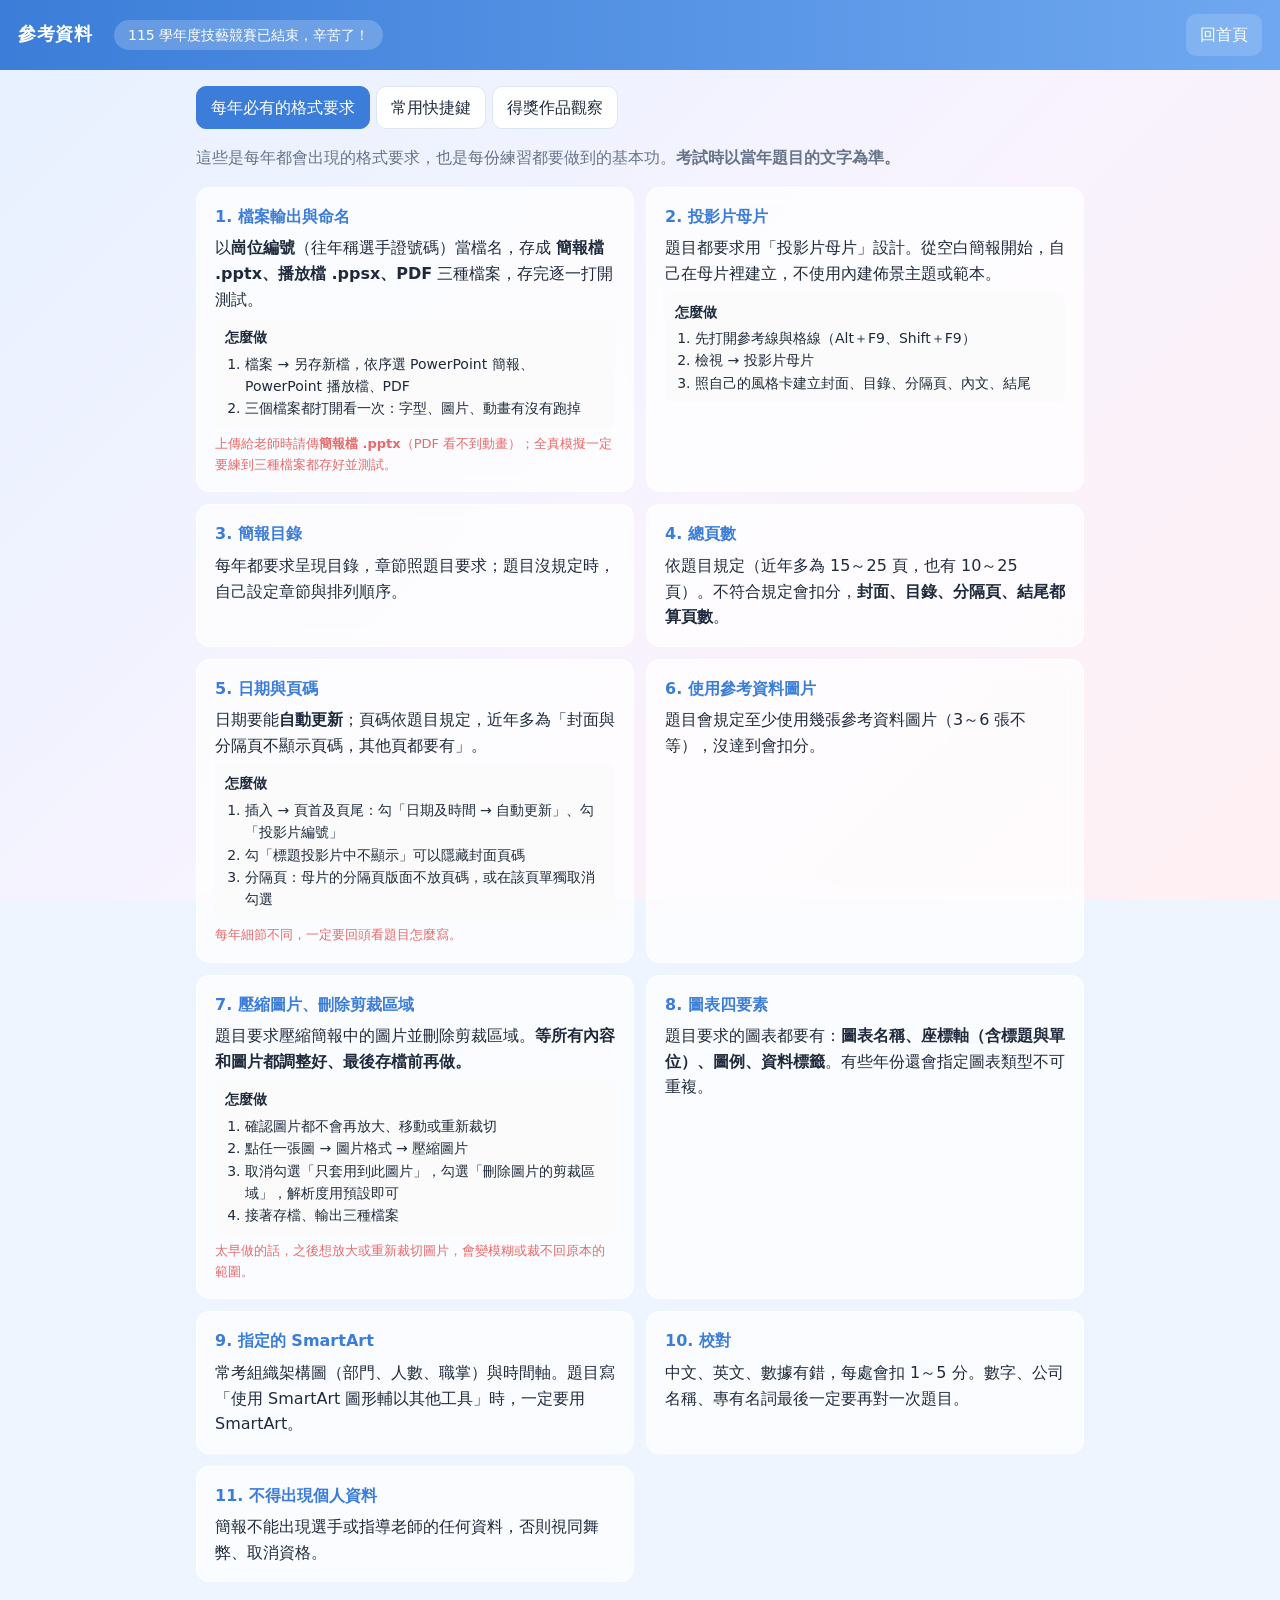
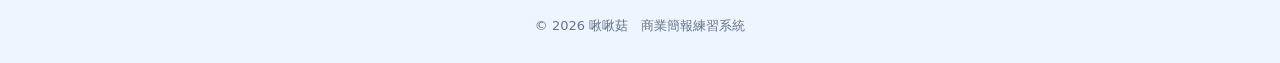
<file: guide.html>
<!DOCTYPE html>
<html lang="zh-Hant">
<head>
<meta charset="utf-8">
<meta name="viewport" content="width=device-width, initial-scale=1">
<title>參考資料｜商業簡報練習</title>
<link rel="stylesheet" href="style.css?v=20261105d">
<style>
  .req { display: grid; grid-template-columns: 1fr 1fr; gap: 12px; }
  @media (max-width: 800px) { .req { grid-template-columns: 1fr; } }
  .req .card { margin: 0; }
  .req h3 { margin: 0 0 6px; font-size: 16px; color: var(--main); }
  .req .how { background: #fafbfa; border-radius: 8px; padding: 8px 10px; font-size: 14px; margin-top: 6px; }
  .req .how ol { margin: 4px 0 0; padding-left: 20px; }
  .note { font-size: 13px; color: var(--warn); margin-top: 6px; }
  .style2 { display: grid; grid-template-columns: 1fr 1fr; gap: 12px; } @media (max-width: 800px) { .style2 { grid-template-columns: 1fr; } }
  .style2 .card { margin: 0; } .style2 ul, .keys ul { padding-left: 20px; margin: 6px 0; } .style2 li, .keys li { margin: 4px 0; }
  .chipbar { display: flex; height: 26px; border-radius: 6px; overflow: hidden; margin: 6px 0 10px; } .chipbar i { flex: 1; }
</style>
</head>
<body>
<header><h1>參考資料</h1><div class="row"><a class="btn" href="index.html" style="background:rgba(255,255,255,.15);color:#fff;border:0;text-decoration:none">回首頁</a></div></header>
<main>
  <div class="tabs" id="tabs"></div>
  <div id="body"></div>
</main>
<script>
/* 有程式錯誤時顯示提示，不會整頁卡住沒反應 */
function showErr(e) {
  if (document.getElementById("errBox")) return;
  const d = document.createElement("div"); d.id = "errBox";
  d.style.cssText = "position:fixed;left:50%;top:16px;transform:translateX(-50%);z-index:9999;max-width:560px;background:#fff;border:2px solid #E53935;border-radius:12px;padding:14px 18px;box-shadow:0 6px 24px rgba(0,0,0,.18);font-size:15px;line-height:1.6";
  d.innerHTML = "<b style='color:#E53935'>系統載入發生錯誤</b><br>通常是瀏覽器還留著舊版檔案。請按 <b>Ctrl＋F5</b>（Mac：Cmd＋Shift＋R）強制重新整理；還是不行就請老師確認 GitHub 上的檔案都已更新。<br><small style='color:#888'>錯誤訊息：" + String(e.message || "").replace(/</g, "&lt;") + "</small><br><button style='margin-top:8px;padding:6px 14px;border-radius:8px;border:0;background:#3B7DD8;color:#fff;cursor:pointer' onclick='location.replace(location.pathname+\"?r=\"+Date.now())'>重新載入</button>";
  (document.body || document.documentElement).appendChild(d);
}
window.addEventListener("error", e => showErr(e));
window.addEventListener("unhandledrejection", e => showErr({ message: (e.reason && e.reason.message) || String(e.reason) }));
</script>
<script src="bank.js?v=20261105d"></script>
<script src="common.js?v=20261105d"></script>
<script>
const FORMAT = [
  { t: "檔案輸出與命名", d: "以<b>崗位編號</b>（往年稱選手證號碼）當檔名，存成 <b>簡報檔 .pptx、播放檔 .ppsx、PDF</b> 三種檔案，存完逐一打開測試。",
    how: ["檔案 → 另存新檔，依序選 PowerPoint 簡報、PowerPoint 播放檔、PDF", "三個檔案都打開看一次：字型、圖片、動畫有沒有跑掉"],
    note: "上傳給老師時請傳<b>簡報檔 .pptx</b>（PDF 看不到動畫）；全真模擬一定要練到三種檔案都存好並測試。" },
  { t: "投影片母片", d: "題目都要求用「投影片母片」設計。從空白簡報開始，自己在母片裡建立，不使用內建佈景主題或範本。",
    how: ["先打開參考線與格線（Alt＋F9、Shift＋F9）", "檢視 → 投影片母片", "照自己的風格卡建立封面、目錄、分隔頁、內文、結尾"] },
  { t: "簡報目錄", d: "每年都要求呈現目錄，章節照題目要求；題目沒規定時，自己設定章節與排列順序。" },
  { t: "總頁數", d: "依題目規定（近年多為 15～25 頁，也有 10～25 頁）。不符合規定會扣分，<b>封面、目錄、分隔頁、結尾都算頁數</b>。" },
  { t: "日期與頁碼", d: "日期要能<b>自動更新</b>；頁碼依題目規定，近年多為「封面與分隔頁不顯示頁碼，其他頁都要有」。",
    how: ["插入 → 頁首及頁尾：勾「日期及時間 → 自動更新」、勾「投影片編號」", "勾「標題投影片中不顯示」可以隱藏封面頁碼", "分隔頁：母片的分隔頁版面不放頁碼，或在該頁單獨取消勾選"],
    note: "每年細節不同，一定要回頭看題目怎麼寫。" },
  { t: "使用參考資料圖片", d: "題目會規定至少使用幾張參考資料圖片（3～6 張不等），沒達到會扣分。" },
  { t: "壓縮圖片、刪除剪裁區域", d: "題目要求壓縮簡報中的圖片並刪除剪裁區域。<b>等所有內容和圖片都調整好、最後存檔前再做。</b>",
    how: ["確認圖片都不會再放大、移動或重新裁切", "點任一張圖 → 圖片格式 → 壓縮圖片", "取消勾選「只套用到此圖片」，勾選「刪除圖片的剪裁區域」，解析度用預設即可", "接著存檔、輸出三種檔案"],
    note: "太早做的話，之後想放大或重新裁切圖片，會變模糊或裁不回原本的範圍。" },
  { t: "圖表四要素", d: "題目要求的圖表都要有：<b>圖表名稱、座標軸（含標題與單位）、圖例、資料標籤</b>。有些年份還會指定圖表類型不可重複。" },
  { t: "指定的 SmartArt", d: "常考組織架構圖（部門、人數、職掌）與時間軸。題目寫「使用 SmartArt 圖形輔以其他工具」時，一定要用 SmartArt。" },
  { t: "校對", d: "中文、英文、數據有錯，每處會扣 1～5 分。數字、公司名稱、專有名詞最後一定要再對一次題目。" },
  { t: "不得出現個人資料", d: "簡報不能出現選手或指導老師的任何資料，否則視同舞弊、取消資格。" }
];

function format() {
  $("#body").innerHTML = `<p class="muted">這些是每年都會出現的格式要求，也是每份練習都要做到的基本功。<b>考試時以當年題目的文字為準。</b></p>
  <div class="req">${FORMAT.map((f, i) => `<div class="card"><h3>${i + 1}. ${f.t}</h3><div>${f.d}</div>
    ${f.how ? `<div class="how"><b>怎麼做</b><ol>${f.how.map(h => `<li>${h}</li>`).join("")}</ol></div>` : ""}
    ${f.note ? `<div class="note">${f.note}</div>` : ""}</div>`).join("")}</div>`;
}

function award() {
  $("#body").innerHTML = `<p class="muted">以下整理自兩份得獎作品的觀察。兩份風格完全不同，但都做到同樣幾件事。</p>
  <div class="card" style="background:#fff8e6;border-color:#f2d48a">💡 看得獎作品是為了學習<b>「為什麼這樣做有效」</b>，不是要照抄它的版面。請把觀察到的原則，用自己的巧思做出屬於自己的設計。</div>
  <div class="style2">
    <div class="card"><h2>風格一：每章一個顏色</h2><div class="chipbar"><i style="background:#E53935"></i><i style="background:#F07B2B"></i><i style="background:#F2B632"></i><i style="background:#3CC7A6"></i><i style="background:#29A9E8"></i></div>
      <ul><li><b>目錄</b>是五條色帶，每章一個顏色，配上章節號與線條圖示。</li>
      <li><b>分隔頁</b>用該章顏色滿版，疊上半透明照片、大線條圖示與章節名稱；內文頁的上下細線與導覽列也換成該章顏色——不用看頁碼就知道在哪一章。</li>
      <li><b>內文頁</b>白底、標題置中，上方導覽列標出目前章節，右上日期與頁碼。</li>
      <li>內容幾乎都<b>圖像化</b>：彩色圓角卡片時間軸、中心照片向外放射的需求分析、四色圓形 SWOT、客戶照片加「第一群」標籤、箭射靶心比喻預期效益。</li>
      <li>只有關鍵頁加一條重點標語，其他頁靠版面本身傳達重點。</li></ul></div>
    <div class="card"><h2>風格二：單一主色＋功能色</h2><div class="chipbar"><i style="background:#1F5BD8"></i><i style="background:#1F5BD8"></i><i style="background:#1F5BD8"></i><i style="background:#2BB673"></i><i style="background:#D7263D"></i></div>
      <ul><li>全篇一個藍色主色，只在需要區分時用綠、紅等功能色（例如分群、優劣勢）。</li>
      <li><b>封面</b>用 hashtag 標籤點出目的（例如「#會員忠誠度UP」）；<b>大綱</b>用斜切色塊；<b>分隔頁</b>是滿版圓角色塊配巨大章節號與子項目。</li>
      <li>內文頁左上是章節號與章名，右上是小節導覽。</li>
      <li>幾乎每頁標題下都有一條<b>重點標語</b>，結尾用一句話收束整份企劃。</li>
      <li>關鍵數字放大放在色塊裡（例如市場規模、比率），一眼抓到重點。</li></ul></div>
  </div>
  <div class="card keys" style="margin-top:12px"><h2>兩份的共通點</h2><ol>
    <li><b>一套一致的視覺系統：</b>封面、目錄、分隔頁、內文、結尾風格統一，章節辨識度高。</li>
    <li><b>內容圖像化：</b>時間軸、卡片、圖示、圖表、比喻，取代整頁條列文字。</li>
    <li><b>每頁先決定要讓評審看懂什麼，</b>再用顏色、大數字、標籤、比喻或重點標語凸顯——有沒有標語不是重點，重點有沒有傳達出來才是。</li>
    <li><b>大量使用題目提供的照片，</b>用法統一（滿版轉場、圓形裁切、半透明疊色）。</li>
    <li><b>用動畫帶視線：</b>元素依序出現，代替講者的說明順序。</li>
    <li><b>內容緊扣題目要求：</b>分群判斷、預算、效益等題目要的每一項都清楚做出來。</li></ol></div>
  <div class="card"><h2>做完一份練習後，拿來自我檢查</h2><div class="checklist">${[
    "我的章節辨識夠清楚嗎？（顏色、分隔頁、導覽列）",
    "有沒有整頁都是條列文字的頁面？能不能改成圖像化？",
    "每一頁，不靠講解，評審看得出重點嗎？",
    "最重要的數字或結果，有被放大或上色嗎？",
    "題目的照片用夠了嗎？用法有一致嗎？"].map(x => `<label><input type="checkbox">${x}</label>`).join("")}</div></div>`;
}


const KEYS = [
  { t: "基本操作", k: [["Ctrl＋C／V／X", "複製／貼上／剪下"], ["Ctrl＋Z", "復原"], ["Ctrl＋Y 或 F4", "<b>重複上一個動作</b>（例如再套一次同樣的顏色、對齊）"],
    ["Ctrl＋D", "直接複製一份物件（再按一次會照同樣間距再複製）"], ["Ctrl＋Shift＋C／V", "複製格式／貼上格式（顏色、框線、字型一次套用）"],
    ["Ctrl＋Alt＋V", "選擇性貼上（例如只貼文字、貼成圖片）"], ["Ctrl＋S", "存檔（養成隨手存檔的習慣）"], ["F12", "另存新檔"]] },
  { t: "選取與群組", k: [["Shift＋點選", "一次選多個物件"], ["Ctrl＋A", "全選"], ["Tab", "依序切換選取下一個物件（物件重疊時很好用）"],
    ["Ctrl＋G", "群組"], ["Ctrl＋Shift＋G", "取消群組"]] },
  { t: "畫圖與移動", k: [["Shift＋拖曳畫圖", "畫出<b>正圓、正方形</b>；畫線時是水平、垂直或 45°"], ["Ctrl＋拖曳畫圖", "從中心點向外畫"],
    ["Shift＋拖曳角落", "等比例縮放"], ["Ctrl＋拖曳物件", "拖出一份複製"], ["Shift＋拖曳物件", "只沿水平或垂直移動"],
    ["方向鍵／Ctrl＋方向鍵", "微調位置／更細的微調"], ["Shift＋拖曳旋轉點", "每次轉 15°"], ["Alt＋拖曳", "暫時不貼齊格線，自由移動"]] },
  { t: "文字", k: [["Ctrl＋E", "置中"], ["Ctrl＋L／R", "靠左／靠右"], ["Ctrl＋J", "左右對齊"], ["Ctrl＋B／I／U", "粗體／斜體／底線"],
    ["Ctrl＋Shift＋＞ 或 ＜", "字放大／縮小"], ["Shift＋F3", "英文大小寫切換"]] },
  { t: "檢視與播放", k: [["F5", "從第一頁播放"], ["Shift＋F5", "從目前這頁播放"], ["Alt＋F9", "顯示／隱藏參考線"], ["Shift＋F9", "顯示／隱藏格線"],
    ["Ctrl＋滑鼠滾輪", "放大／縮小編輯畫面"]] }
];
const TIPS = [
  ["<b>一開始就打開參考線與格線：</b>開始設計簡報時，先到「檢視」勾選參考線、格線（Alt＋F9、Shift＋F9）。物件都對著線放，版面自然整齊，母片的位置也容易記。"],
  ["<b>大小直接打數字：</b>選取物件 → 圖形格式 → 大小，直接輸入「高度、寬度」；要等比例就勾「鎖定長寬比」。比用滑鼠拉準確，也最容易背。"],
  ["<b>位置直接打數字：</b>物件按右鍵 → 大小及位置 → 位置，輸入水平、垂直的數值。母片元素的位置記成數字，重製時才會一模一樣。"],
  ["<b>對齊與均分：</b>選多個物件 → 圖形格式 → 對齊：靠左、水平置中、垂直置中、水平均分、垂直均分。對齊前先想好要「對齊投影片」還是「對齊選取的物件」。"],
  ["<b>把常用功能放到快速存取工具列：</b>在「對齊」「群組」「滴管」等按鈕上按右鍵 → 新增至快速存取工具列，之後按 <b>Alt＋數字</b> 就能直接使用，比一層層點選單快很多。"],
  ["<b>滴管：</b>填滿或字型色彩 → 滴管，可以吸投影片上或畫面外色票圈的顏色；按住滑鼠拖曳還能吸到視窗外的顏色。"]
];
function keys() {
  $("#body").innerHTML = `<p class="muted">以 Windows 版 PowerPoint 為準（Mac 把 Ctrl 換成 Cmd）。需要時點開看，平常練習時刻意多用，練到不用想就按得出來。</p>
    <div class="req">${KEYS.map(g => `<div class="card"><h3>${g.t}</h3><table class="tbl">${g.k.map(([a, b]) => `<tr><td style="white-space:nowrap"><b>${a}</b></td><td>${b}</td></tr>`).join("")}</table></div>`).join("")}</div>
    <div class="card" style="margin-top:12px"><h2>不是快捷鍵，但很省時間</h2><ul>${TIPS.map(t => `<li style="margin:6px 0">${t[0]}</li>`).join("")}</ul></div>`;
}

let TAB = ["#award", "#keys"].includes(location.hash) ? location.hash.slice(1) : "format";
function render() {
  $("#tabs").innerHTML = [["format", "每年必有的格式要求"], ["keys", "常用快捷鍵"], ["award", "得獎作品觀察"]].map(([k, n]) => `<button data-t="${k}" class="${TAB === k ? "on" : ""}">${n}</button>`).join("");
  $$("[data-t]").forEach(b => b.onclick = () => { TAB = b.dataset.t; render(); window.scrollTo(0, 0); });
  ({ format, keys, award })[TAB]();
}
render();
</script>
</body>
</html>
</file>
<file: style.css>
:root {
  --bg: #EEF5FF;
  --card: rgba(255,255,255,.72);
  --ink: #1F2B3D;
  --muted: #667589;
  --line: #DCE6F3;
  --main: #3B7DD8;
  --main-2: #E3EEFC;
  --warn: #E86A6A;
  --good: #2E9D7A;
  --accent: #FF8A8A;
  --heat1: #C7DCF7;
  --heat2: #7FAAE8;
  --bgimg: linear-gradient(135deg,#E6F1FF 0%,#F7F3FF 50%,#FFF0F2 100%);
  --hdr: linear-gradient(90deg,#3B7DD8,#6FA8F0);
  --cardbd: rgba(255,255,255,.9);
  --blur: 10px;
  --radius: 14px;
}
* { box-sizing: border-box; }
body { margin: 0; background: var(--bg); background-image: var(--bgimg); background-attachment: fixed; color: var(--ink);
  font-family: "Noto Sans TC", "PingFang TC", "Microsoft JhengHei", system-ui, sans-serif; line-height: 1.6; }
header { background: var(--hdr); color: #fff; padding: 14px 18px; display: flex; align-items: center; justify-content: space-between; gap: 10px; }
header h1 { font-size: 18px; margin: 0; font-weight: 700; letter-spacing: .5px; }
header button { background: rgba(255,255,255,.15); color: #fff; border: 0; }
main { max-width: 920px; margin: 0 auto; padding: 16px; }
.card { background: var(--card); border: 1px solid var(--cardbd); backdrop-filter: blur(var(--blur)); -webkit-backdrop-filter: blur(var(--blur)); border-radius: var(--radius); padding: 16px 18px; margin-bottom: 14px; }
.card h2 { font-size: 16px; margin: 0 0 10px; }
.card h3 { font-size: 15px; margin: 14px 0 6px; }
button, .btn { font: inherit; border: 1px solid var(--line); background: #fff; color: var(--ink); border-radius: 10px; padding: 8px 14px; cursor: pointer; }
button.primary { background: var(--main); color: #fff; border-color: var(--main); }
button.big { font-size: 18px; padding: 12px 22px; }
button:disabled { opacity: .5; cursor: default; }
input, select, textarea { font: inherit; border: 1px solid var(--line); border-radius: 10px; padding: 8px 10px; width: 100%; background: #fff; }
textarea { min-height: 120px; resize: vertical; }
label { display: block; font-size: 14px; color: var(--muted); margin: 10px 0 4px; }
.row { display: flex; gap: 10px; flex-wrap: wrap; align-items: center; }
.grid2 { display: grid; grid-template-columns: 1fr 1fr; gap: 12px; }
@media (max-width: 640px) { .grid2 { grid-template-columns: 1fr; } }
.muted { color: var(--muted); } .small { font-size: 13px; }
.good { color: var(--good); font-weight: 700; } .warn { color: var(--warn); font-weight: 700; }
.hidden { display: none !important; }

.tasks { display: grid; gap: 8px; }
.task { display: flex; align-items: center; justify-content: space-between; gap: 10px; border: 1px solid var(--line); border-radius: 12px; padding: 10px 12px; }
.task.done { background: var(--main-2); border-color: transparent; }
.task .t { font-weight: 600; } .task .s { font-size: 13px; color: var(--muted); }
.check { width: 26px; height: 26px; border-radius: 50%; border: 2px solid var(--line); display: grid; place-items: center; flex: none; color: #fff; }
.task.done .check { background: var(--main); border-color: var(--main); }

.timer { font-size: 56px; font-weight: 700; text-align: center; font-variant-numeric: tabular-nums; letter-spacing: 2px; margin: 8px 0; }
.timer.over { color: var(--warn); }
.phases { display: grid; grid-template-columns: repeat(4, 1fr); gap: 8px; margin: 8px 0 12px; }
@media (max-width: 640px) { .phases { grid-template-columns: repeat(2, 1fr); } }
.phase { border: 1px solid var(--line); border-radius: 12px; padding: 8px 10px; text-align: center; }
.phase.on { border-color: var(--main); background: var(--main-2); }
.phase .n { font-size: 13px; color: var(--muted); } .phase .v { font-size: 20px; font-weight: 700; font-variant-numeric: tabular-nums; }
.checklist label { display: flex; gap: 10px; align-items: flex-start; color: var(--ink); font-size: 15px; margin: 6px 0; cursor: pointer; }
.checklist input { width: 20px; height: 20px; flex: none; margin-top: 3px; }

.tbl { width: 100%; border-collapse: collapse; font-size: 14px; }
.tbl th, .tbl td { text-align: left; padding: 8px 6px; border-bottom: 1px solid var(--line); vertical-align: top; }
.tbl th { color: var(--muted); font-weight: 600; }
.bars { display: flex; align-items: flex-end; gap: 3px; height: 34px; }
.bars i { width: 9px; background: var(--accent); border-radius: 3px 3px 0 0; }
.bars i.ok { background: var(--main); }

.heat { display: grid; grid-template-columns: repeat(14, 1fr); gap: 4px; max-width: 420px; }
.heat span, .heat-legend i { aspect-ratio: 1; border-radius: 4px; background: #e8ebea; display: inline-block; }
.heat-legend i { width: 12px; height: 12px; margin: 0 2px; vertical-align: middle; }
.lv1 { background: var(--heat1) !important; } .lv2 { background: var(--heat2) !important; } .lv3 { background: var(--main) !important; }
.heat-legend { display: flex; justify-content: space-between; max-width: 420px; font-size: 12px; color: var(--muted); margin-top: 6px; }

.stats { display: grid; grid-template-columns: repeat(4, 1fr); gap: 10px; }
@media (max-width: 640px) { .stats { grid-template-columns: repeat(2, 1fr); } }
.stat { background: var(--main-2); border-radius: 12px; padding: 10px 12px; }
.stat .n { font-size: 13px; color: var(--muted); } .stat .v { font-size: 24px; font-weight: 700; }

.rank { margin: 0; padding-left: 20px; } .rank li { margin: 4px 0; } .rank li span { margin-right: 8px; }
.tag { font-size: 12px; padding: 2px 8px; border-radius: 99px; white-space: nowrap; }
.tag.wait { background: #eef0ef; color: var(--muted); } .tag.pass { background: #dff1e6; color: var(--good); } .tag.redo { background: #f7e6dc; color: var(--warn); }
.comment { border-left: 3px solid var(--main); padding: 4px 10px; margin: 8px 0; background: #fafbfa; }
.pick { display: grid; grid-template-columns: repeat(auto-fill, minmax(240px, 1fr)); gap: 8px; }
.pick button { text-align: left; }
.tabs { display: flex; gap: 6px; margin-bottom: 14px; flex-wrap: wrap; }
.tabs button.on { background: var(--main); color: #fff; border-color: var(--main); }
.log { border: 1px solid var(--line); border-radius: 12px; padding: 10px 12px; margin: 8px 0; }
.log summary { cursor: pointer; display: flex; gap: 8px; align-items: center; flex-wrap: wrap; list-style: none; }
.log pre { white-space: pre-wrap; font-family: inherit; background: #fafbfa; border-radius: 8px; padding: 8px; margin: 6px 0; }
.chips { display: flex; flex-wrap: wrap; gap: 6px; }
.chips span { background: var(--main-2); color: var(--main); border-radius: 99px; font-size: 12px; padding: 2px 8px; }
#toast { position: fixed; left: 50%; bottom: 24px; transform: translateX(-50%) translateY(80px); background: var(--ink); color: #fff; padding: 10px 18px; border-radius: 10px; transition: .25s; opacity: 0; z-index: 9; }
#toast.show { transform: translateX(-50%); opacity: 1; } #toast.bad { background: var(--warn); }
.center { text-align: center; }
.login { max-width: 360px; margin: 10vh auto; }
header h1 { white-space: nowrap; }
button { white-space: nowrap; }
@media (max-width: 640px) {
  header { padding: 10px 12px; } header h1 { font-size: 16px; }
  header button { padding: 6px 10px; font-size: 14px; }
  .timer { font-size: 44px; }
}
.tbl.data { width: auto; min-width: 60%; }
.tbl.data th { background: var(--main-2); color: var(--main); }
.tips li, .passlist li { margin: 3px 0; }
.passlist { padding-left: 20px; }
.passlist li::marker { content: "☐  "; color: var(--main); }
a.btn.primary { background: var(--main); color: #fff; border-color: var(--main); display: inline-block; }
/* 電腦版：首頁兩欄 */
@media (min-width: 1000px) {
  main.wide { max-width: 1180px; }
}
.pick button { white-space: normal; }
.homegrid { display: grid; grid-template-columns: 1fr; gap: 0 14px; }
@media (min-width: 1000px) {
  main:has(.homegrid) { max-width: 1240px; }
  .homegrid { grid-template-columns: 1.1fr 1fr; align-items: start; }
  .homegrid .pick { grid-template-columns: 1fr 1fr; }
}
.route { margin: 6px 0 0; padding-left: 22px; } .route li { margin: 6px 0; } .route li a { font-weight: 700; color: var(--main); margin-right: 8px; }

.credit { display: flex; align-items: center; justify-content: center; color: var(--muted); font-size: 13px; padding: 18px 12px 26px; }
.credit img { width: 40px; height: 40px; border-radius: 50%; box-shadow: 0 1px 4px rgba(0,0,0,.15); }
.login-hero { display: block; width: 110px; height: 110px; margin: 0 auto 6px; }

.countdown { background: rgba(255,255,255,.2); color: #fff; border-radius: 99px; padding: 4px 14px; font-size: 14px; white-space: nowrap; margin-right: auto; margin-left: 12px; }
.countdown b { font-size: 20px; margin: 0 2px; color: #FFE08A; }
@media (max-width: 640px) { header { flex-wrap: wrap; } .countdown { order: 3; margin: 6px 0 0; width: 100%; text-align: center; } }

.stylemini { border: 1px solid var(--line); border-radius: 12px; padding: 10px 12px; margin-top: 12px; background: rgba(255,255,255,.6); }
.mchips { display: flex; flex-wrap: wrap; gap: 10px; margin-top: 8px; }
.mchip { display: grid; grid-template-columns: 34px auto; column-gap: 6px; align-items: center; font-size: 12px; }
.mchip i { grid-row: span 2; width: 34px; height: 34px; border-radius: 8px; border: 1px solid #ccc; } .mchip span { color: var(--muted); font-family: monospace; }

/* 母片養成步驟列（首頁與配色頁共用） */
.stepbar { display: flex; align-items: stretch; gap: 4px; flex-wrap: wrap; background: var(--card); border: 1px solid var(--cardbd); border-radius: 14px; padding: 8px; backdrop-filter: blur(var(--blur)); }
.sb { display: flex; align-items: center; gap: 8px; border: 0; background: transparent; padding: 6px 10px; border-radius: 10px; text-align: left; white-space: normal; }
.sb .sn { width: 26px; height: 26px; border-radius: 50%; display: grid; place-items: center; background: #e7ecf3; color: var(--muted); font-weight: 700; flex: none; font-size: 13px; }
.sb .st { font-size: 14px; line-height: 1.3; } .sb small { display: block; color: var(--muted); font-size: 11px; }
.sb.ok .sn { background: var(--good); color: #fff; } .sb.ok .st { color: var(--good); }
.sb.here { background: var(--main-2); box-shadow: inset 0 0 0 2px var(--main); } .sb.here .st { font-weight: 700; }
.sb.now .sn { background: var(--main); color: #fff; }
.sb.lock { opacity: .55; } .sb.lock .sn { background: transparent; font-size: 14px; }
.nx { font-style: normal; font-size: 11px; background: var(--accent); color: #fff; border-radius: 99px; padding: 1px 7px; margin-left: 6px; vertical-align: 2px; }
.sarr { align-self: center; color: #b8c2cf; font-size: 20px; }
.sb.wait .sn { background: #FFE7A8; color: #8a6100; } .sb.wait .st { color: #8a6100; }
.sb.redo .sn { background: #E53935; color: #fff; } .sb.redo .st { color: #C62828; }
.sb.now.todo .sn { background: var(--main); color: #fff; }
.sb.wait .nx { background: #E0A800; } .sb.redo .nx { background: #E53935; }
.fprog { display: flex; align-items: center; gap: 10px; margin: 0 2px 8px; font-size: 13px; color: var(--muted); }
.fbar { flex: 1; height: 10px; border-radius: 99px; background: #e3e8ef; overflow: hidden; }
.fbar i { display: block; height: 100%; background: linear-gradient(90deg, var(--main), var(--good)); border-radius: 99px; }
.fmsg { margin-top: 8px; padding: 10px 14px; border-radius: 12px; background: var(--main-2); border-left: 4px solid var(--main); font-size: 14px; line-height: 1.6; }
.fmsg.wait { background: #FFF6DB; border-color: #E0A800; } .fmsg.redo { background: #FFECEC; border-color: #E53935; } .fmsg.ok { background: #E7F7EE; border-color: var(--good); }
.fq { margin: 4px 0; padding: 6px 10px; background: rgba(255,255,255,.7); border-radius: 8px; }
.flowview .sb { pointer-events: none; }
</file>
